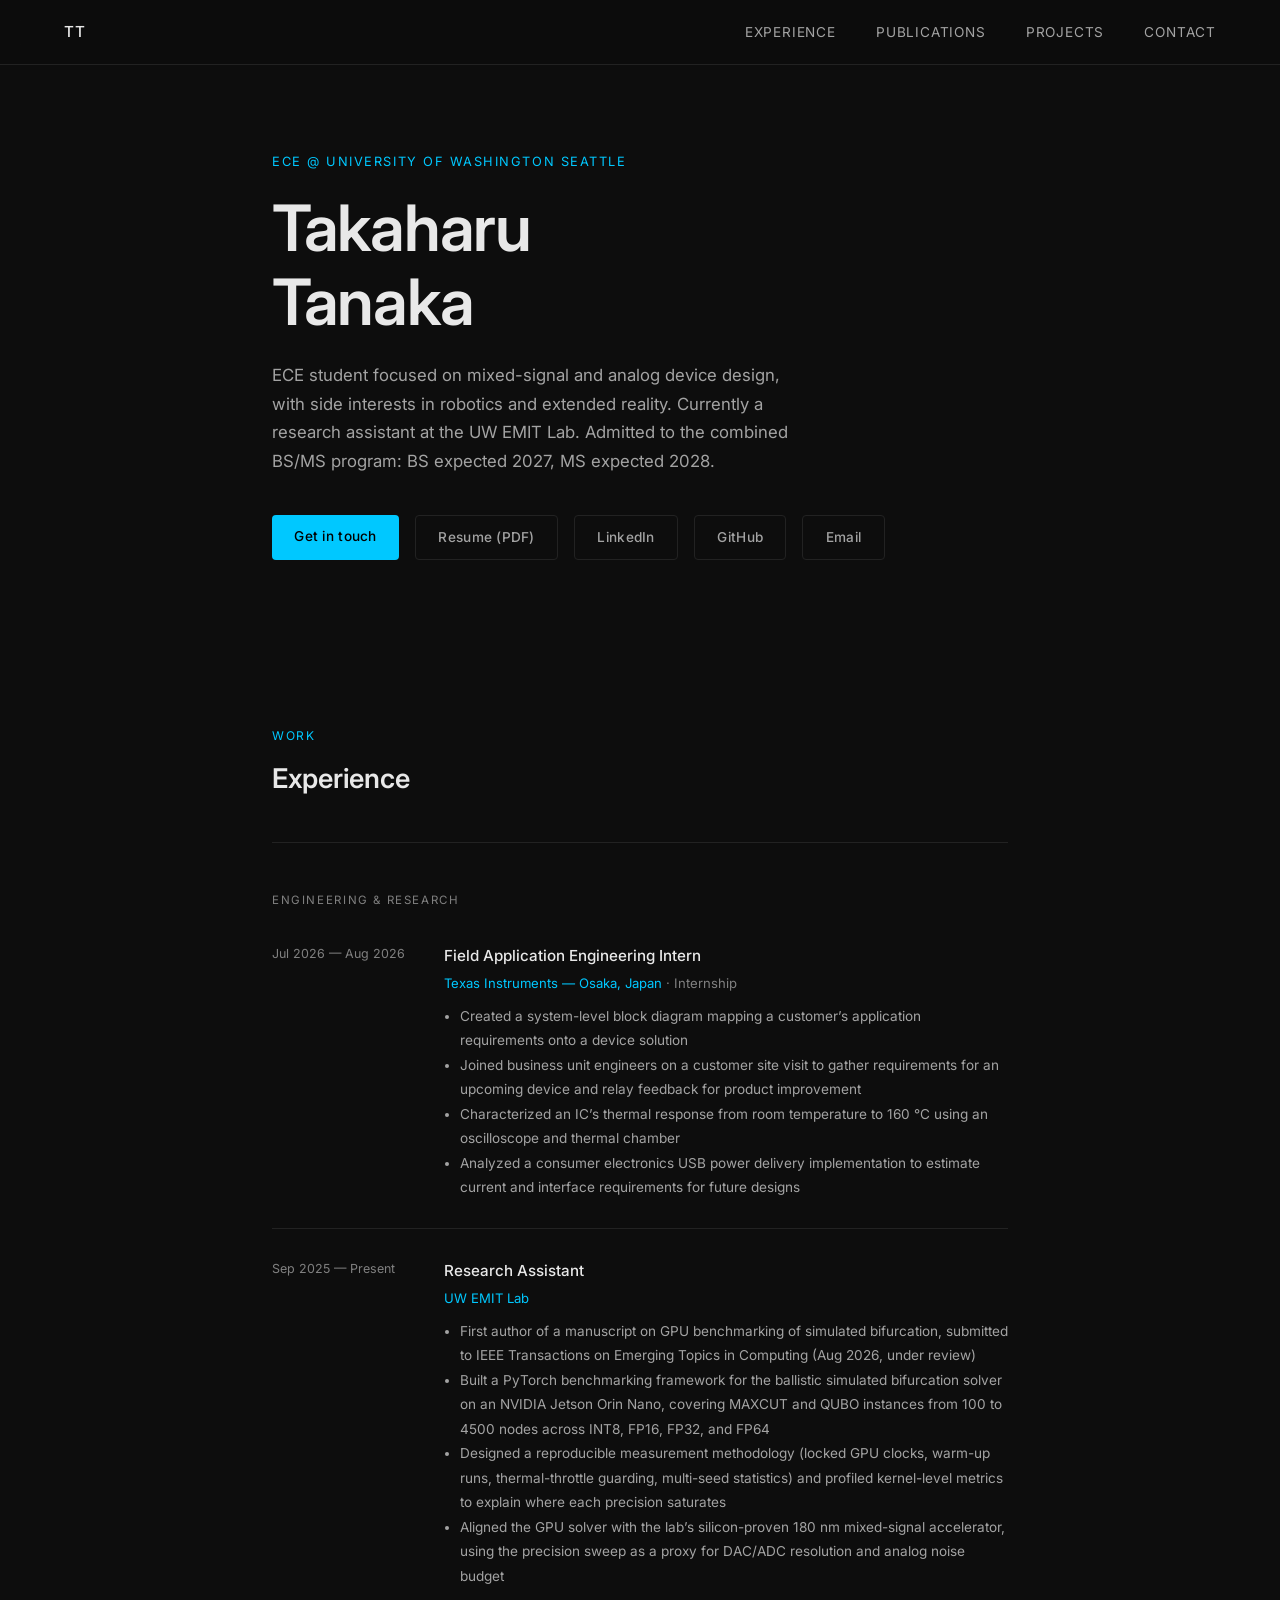
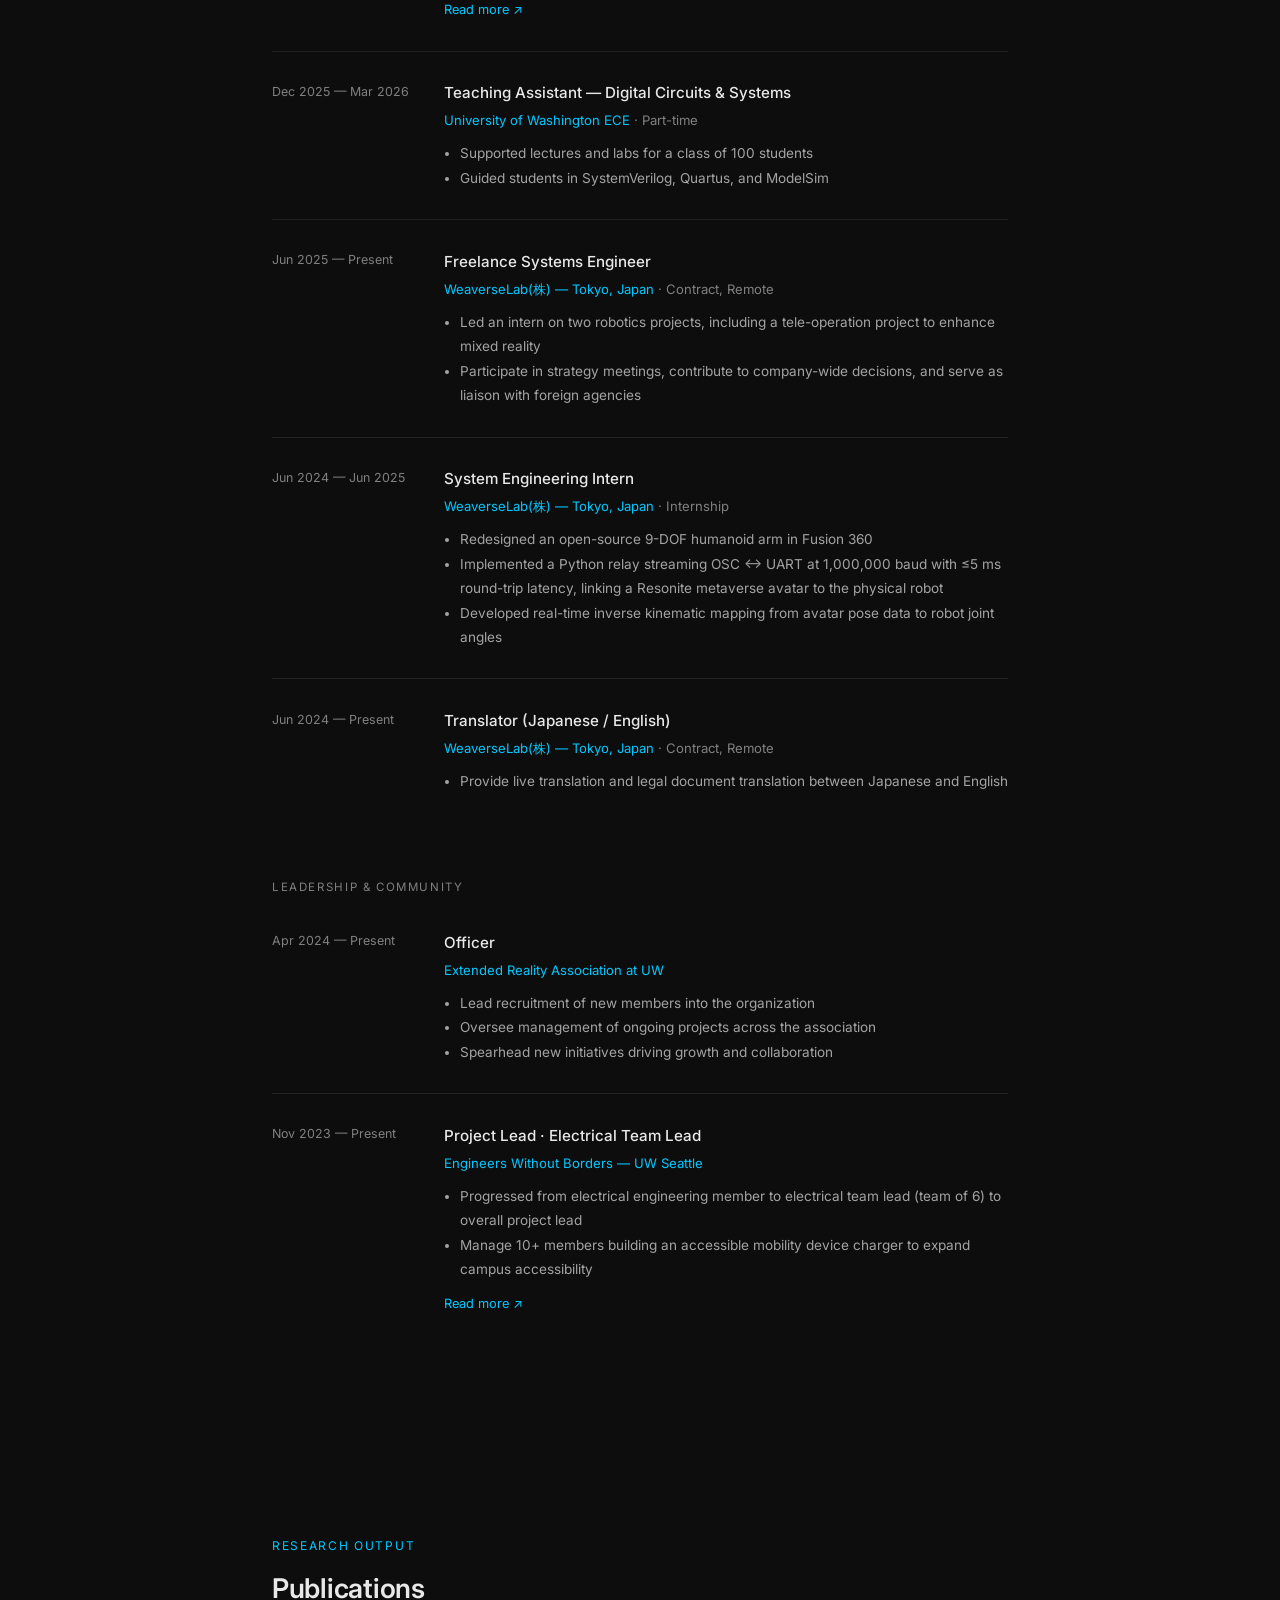
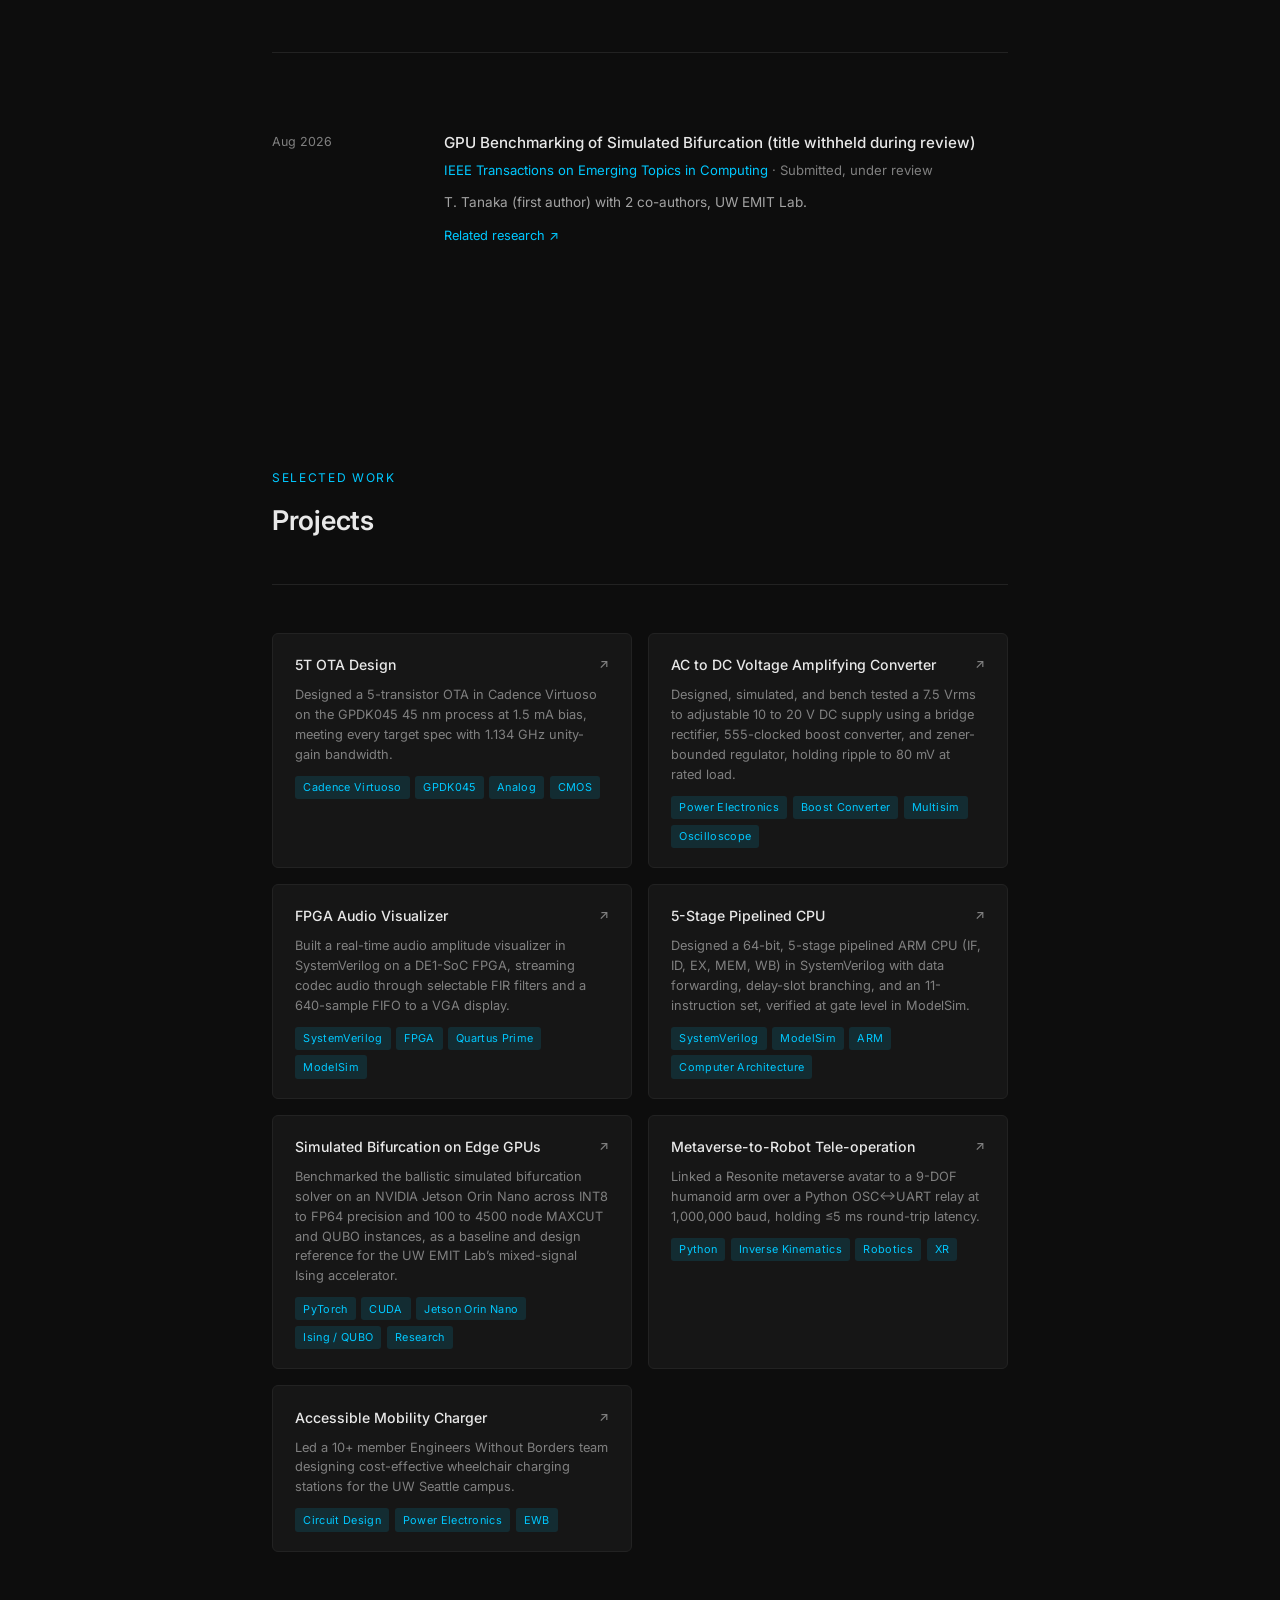
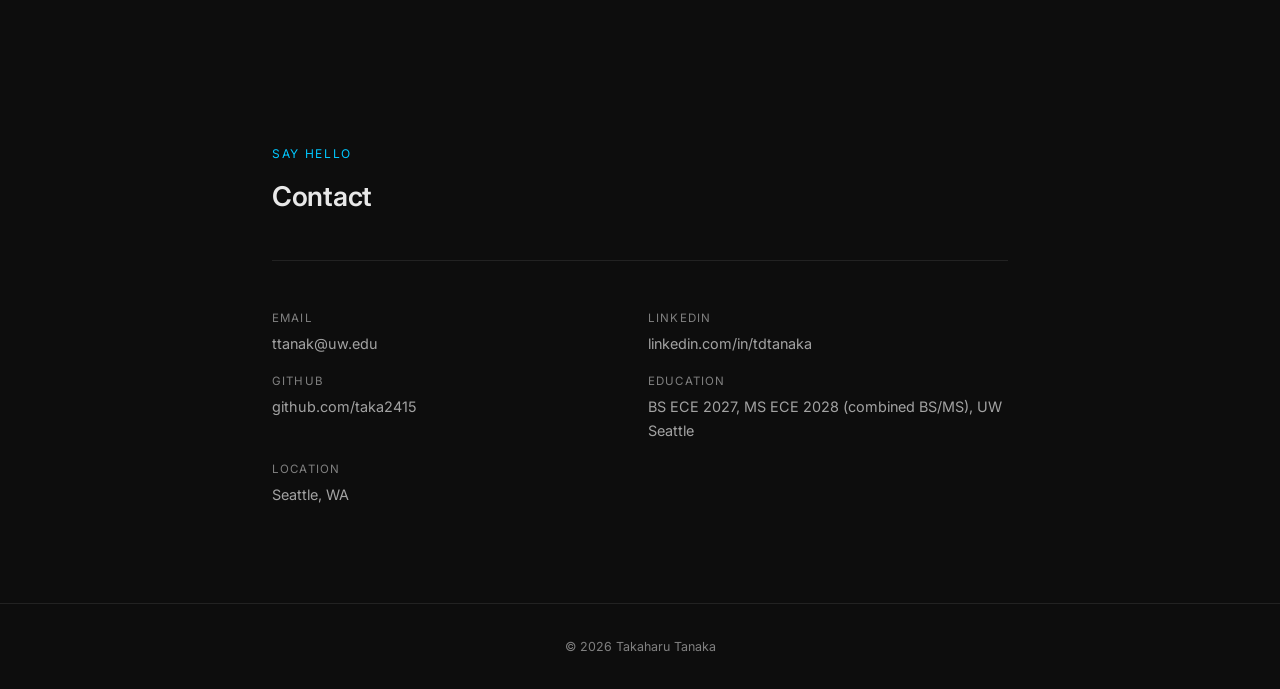
<file: index.html>
<!DOCTYPE html>
<html lang="en">
<head>
  <meta charset="UTF-8" />
  <meta name="viewport" content="width=device-width, initial-scale=1.0" />
  <title>Takaharu Tanaka — ECE @ UW</title>
  <meta name="description" content="ECE student at the University of Washington focused on mixed-signal and analog design. Research assistant at the UW EMIT Lab, former Texas Instruments FAE intern." />
  <meta property="og:type" content="website" />
  <meta property="og:url" content="https://taka2415.github.io/portfolio/" />
  <meta property="og:title" content="Takaharu Tanaka" />
  <meta property="og:description" content="ECE student at the University of Washington focused on mixed-signal and analog design. Research assistant at the UW EMIT Lab, former Texas Instruments FAE intern." />
  <link rel="icon" type="image/svg+xml" href="favicon.svg" />
  <link rel="preconnect" href="https://fonts.googleapis.com" />
  <link rel="preconnect" href="https://fonts.gstatic.com" crossorigin />
  <link href="https://fonts.googleapis.com/css2?family=Inter:wght@400;500;600&display=swap" rel="stylesheet" />
  <link rel="stylesheet" href="style.css?v=20260920c" />
</head>
<body>

  <nav>
    <a class="logo" href="#hero">TT</a>
    <ul>
      <li><a href="#experience">Experience</a></li>
      <li><a href="#publications">Publications</a></li>
      <li><a href="#projects">Projects</a></li>
      <li><a href="#contact">Contact</a></li>
    </ul>
  </nav>

  <!-- HERO -->
  <section id="hero">
    <p class="hero-tag">ECE @ University of Washington Seattle</p>
    <h1>Takaharu<br/>Tanaka</h1>
    <p class="hero-desc">
      ECE student focused on mixed-signal and analog device design, with side interests in robotics and extended reality.
      Currently a research assistant at the UW EMIT Lab. Admitted to the combined BS/MS program: BS expected 2027, MS expected 2028.
    </p>
    <div class="hero-links">
      <a class="btn btn-primary" href="#contact">Get in touch</a>
      <a class="btn btn-ghost" href="Takaharu_Resume.pdf" target="_blank" rel="noopener">Resume (PDF)</a>
      <a class="btn btn-ghost" href="https://www.linkedin.com/in/tdtanaka" target="_blank" rel="noopener">LinkedIn</a>
      <a class="btn btn-ghost" href="https://github.com/taka2415" target="_blank" rel="noopener">GitHub</a>
      <a class="btn btn-ghost" href="mailto:ttanak@uw.edu">Email</a>
    </div>
  </section>

  <!-- EXPERIENCE -->
  <section id="experience">
    <p class="section-label">Work</p>
    <h2>Experience</h2>
    <div class="divider"></div>
    <p class="group-label">Engineering &amp; Research</p>
    <div class="timeline">

      <div class="timeline-item">
        <div class="timeline-date">Jul 2026 — Aug 2026</div>
        <div class="timeline-content">
          <h3>Field Application Engineering Intern</h3>
          <div class="org-line"><span class="org">Texas Instruments — Osaka, Japan</span> <span class="type">· Internship</span></div>
          <ul>
            <li>Created a system-level block diagram mapping a customer&rsquo;s application requirements onto a device solution</li>
            <li>Joined business unit engineers on a customer site visit to gather requirements for an upcoming device and relay feedback for product improvement</li>
            <li>Characterized an IC&rsquo;s thermal response from room temperature to 160 °C using an oscilloscope and thermal chamber</li>
            <li>Analyzed a consumer electronics USB power delivery implementation to estimate current and interface requirements for future designs</li>
          </ul>
        </div>
      </div>

      <div class="timeline-item">
        <div class="timeline-date">Sep 2025 — Present</div>
        <div class="timeline-content">
          <h3>Research Assistant</h3>
          <div class="org-line"><span class="org">UW EMIT Lab</span></div>
          <ul>
            <li>First author of a manuscript on GPU benchmarking of simulated bifurcation, submitted to IEEE Transactions on Emerging Topics in Computing (Aug 2026, under review)</li>
            <li>Built a PyTorch benchmarking framework for the ballistic simulated bifurcation solver on an NVIDIA Jetson Orin Nano, covering MAXCUT and QUBO instances from 100 to 4500 nodes across INT8, FP16, FP32, and FP64</li>
            <li>Designed a reproducible measurement methodology (locked GPU clocks, warm-up runs, thermal-throttle guarding, multi-seed statistics) and profiled kernel-level metrics to explain where each precision saturates</li>
            <li>Aligned the GPU solver with the lab&rsquo;s silicon-proven 180 nm mixed-signal accelerator, using the precision sweep as a proxy for DAC/ADC resolution and analog noise budget</li>
          </ul>
          <a class="read-more" href="projects/bifurcation-machine.html">Read more ↗</a>
        </div>
      </div>

      <div class="timeline-item">
        <div class="timeline-date">Dec 2025 — Mar 2026</div>
        <div class="timeline-content">
          <h3>Teaching Assistant — Digital Circuits &amp; Systems</h3>
          <div class="org-line"><span class="org">University of Washington ECE</span> <span class="type">· Part-time</span></div>
          <ul>
            <li>Supported lectures and labs for a class of 100 students</li>
            <li>Guided students in SystemVerilog, Quartus, and ModelSim</li>
          </ul>
        </div>
      </div>

      <div class="timeline-item">
        <div class="timeline-date">Jun 2025 — Present</div>
        <div class="timeline-content">
          <h3>Freelance Systems Engineer</h3>
          <div class="org-line"><span class="org">WeaverseLab(株) — Tokyo, Japan</span> <span class="type">· Contract, Remote</span></div>
          <ul>
            <li>Led an intern on two robotics projects, including a tele-operation project to enhance mixed reality</li>
            <li>Participate in strategy meetings, contribute to company-wide decisions, and serve as liaison with foreign agencies</li>
          </ul>
        </div>
      </div>

      <div class="timeline-item">
        <div class="timeline-date">Jun 2024 — Jun 2025</div>
        <div class="timeline-content">
          <h3>System Engineering Intern</h3>
          <div class="org-line"><span class="org">WeaverseLab(株) — Tokyo, Japan</span> <span class="type">· Internship</span></div>
          <ul>
            <li>Redesigned an open-source 9-DOF humanoid arm in Fusion 360</li>
            <li>Implemented a Python relay streaming OSC ↔ UART at 1,000,000 baud with ≤5 ms round-trip latency, linking a Resonite metaverse avatar to the physical robot</li>
            <li>Developed real-time inverse kinematic mapping from avatar pose data to robot joint angles</li>
          </ul>
        </div>
      </div>

      <div class="timeline-item">
        <div class="timeline-date">Jun 2024 — Present</div>
        <div class="timeline-content">
          <h3>Translator (Japanese / English)</h3>
          <div class="org-line"><span class="org">WeaverseLab(株) — Tokyo, Japan</span> <span class="type">· Contract, Remote</span></div>
          <ul>
            <li>Provide live translation and legal document translation between Japanese and English</li>
          </ul>
        </div>
      </div>

    </div>

    <p class="group-label">Leadership &amp; Community</p>
    <div class="timeline">

      <div class="timeline-item">
        <div class="timeline-date">Apr 2024 — Present</div>
        <div class="timeline-content">
          <h3>Officer</h3>
          <div class="org-line"><span class="org">Extended Reality Association at UW</span></div>
          <ul>
            <li>Lead recruitment of new members into the organization</li>
            <li>Oversee management of ongoing projects across the association</li>
            <li>Spearhead new initiatives driving growth and collaboration</li>
          </ul>
        </div>
      </div>

      <div class="timeline-item">
        <div class="timeline-date">Nov 2023 — Present</div>
        <div class="timeline-content">
          <h3>Project Lead · Electrical Team Lead</h3>
          <div class="org-line"><span class="org">Engineers Without Borders — UW Seattle</span></div>
          <ul>
            <li>Progressed from electrical engineering member to electrical team lead (team of 6) to overall project lead</li>
            <li>Manage 10+ members building an accessible mobility device charger to expand campus accessibility</li>
          </ul>
          <a class="read-more" href="projects/mobility-charger.html">Read more ↗</a>
        </div>
      </div>

    </div>
  </section>

  <!-- PUBLICATIONS -->
  <section id="publications">
    <p class="section-label">Research Output</p>
    <h2>Publications</h2>
    <div class="divider"></div>
    <div class="timeline">

      <div class="timeline-item">
        <div class="timeline-date">Aug 2026</div>
        <div class="timeline-content">
          <h3>GPU Benchmarking of Simulated Bifurcation (title withheld during review)</h3>
          <div class="org-line"><span class="org">IEEE Transactions on Emerging Topics in Computing</span> <span class="type">· Submitted, under review</span></div>
          <p>T. Tanaka (first author) with 2 co-authors, UW EMIT Lab.</p>
          <a class="read-more" href="projects/bifurcation-machine.html">Related research ↗</a>
        </div>
      </div>

    </div>
  </section>

  <!-- PROJECTS -->
  <section id="projects">
    <p class="section-label">Selected Work</p>
    <h2>Projects</h2>
    <div class="divider"></div>

    <div class="projects-grid">

      <a class="card" href="projects/5t-ota.html">
        <h3>5T OTA Design <span class="arrow">↗</span></h3>
        <p>Designed a 5-transistor OTA in Cadence Virtuoso on the GPDK045 45 nm process at 1.5 mA bias, meeting every target spec with 1.134 GHz unity-gain bandwidth.</p>
        <div class="tag-row">
          <span class="tag">Cadence Virtuoso</span>
          <span class="tag">GPDK045</span>
          <span class="tag">Analog</span>
          <span class="tag">CMOS</span>
        </div>
      </a>

      <a class="card" href="projects/ac-dc-converter.html">
        <h3>AC to DC Voltage Amplifying Converter <span class="arrow">↗</span></h3>
        <p>Designed, simulated, and bench tested a 7.5 Vrms to adjustable 10 to 20 V DC supply using a bridge rectifier, 555-clocked boost converter, and zener-bounded regulator, holding ripple to 80 mV at rated load.</p>
        <div class="tag-row">
          <span class="tag">Power Electronics</span>
          <span class="tag">Boost Converter</span>
          <span class="tag">Multisim</span>
          <span class="tag">Oscilloscope</span>
        </div>
      </a>

      <a class="card" href="projects/audio-visualizer.html">
        <h3>FPGA Audio Visualizer <span class="arrow">↗</span></h3>
        <p>Built a real-time audio amplitude visualizer in SystemVerilog on a DE1-SoC FPGA, streaming codec audio through selectable FIR filters and a 640-sample FIFO to a VGA display.</p>
        <div class="tag-row">
          <span class="tag">SystemVerilog</span>
          <span class="tag">FPGA</span>
          <span class="tag">Quartus Prime</span>
          <span class="tag">ModelSim</span>
        </div>
      </a>

      <a class="card" href="projects/pipelined-cpu.html">
        <h3>5-Stage Pipelined CPU <span class="arrow">↗</span></h3>
        <p>Designed a 64-bit, 5-stage pipelined ARM CPU (IF, ID, EX, MEM, WB) in SystemVerilog with data forwarding, delay-slot branching, and an 11-instruction set, verified at gate level in ModelSim.</p>
        <div class="tag-row">
          <span class="tag">SystemVerilog</span>
          <span class="tag">ModelSim</span>
          <span class="tag">ARM</span>
          <span class="tag">Computer Architecture</span>
        </div>
      </a>

      <a class="card" href="projects/bifurcation-machine.html">
        <h3>Simulated Bifurcation on Edge GPUs <span class="arrow">↗</span></h3>
        <p>Benchmarked the ballistic simulated bifurcation solver on an NVIDIA Jetson Orin Nano across INT8 to FP64 precision and 100 to 4500 node MAXCUT and QUBO instances, as a baseline and design reference for the UW EMIT Lab&rsquo;s mixed-signal Ising accelerator.</p>
        <div class="tag-row">
          <span class="tag">PyTorch</span>
          <span class="tag">CUDA</span>
          <span class="tag">Jetson Orin Nano</span>
          <span class="tag">Ising / QUBO</span>
          <span class="tag">Research</span>
        </div>
      </a>

      <a class="card" href="projects/tele-operation.html">
        <h3>Metaverse-to-Robot Tele-operation <span class="arrow">↗</span></h3>
        <p>Linked a Resonite metaverse avatar to a 9-DOF humanoid arm over a Python OSC↔UART relay at 1,000,000 baud, holding ≤5 ms round-trip latency.</p>
        <div class="tag-row">
          <span class="tag">Python</span>
          <span class="tag">Inverse Kinematics</span>
          <span class="tag">Robotics</span>
          <span class="tag">XR</span>
        </div>
      </a>

      <a class="card" href="projects/mobility-charger.html">
        <h3>Accessible Mobility Charger <span class="arrow">↗</span></h3>
        <p>Led a 10+ member Engineers Without Borders team designing cost-effective wheelchair charging stations for the UW Seattle campus.</p>
        <div class="tag-row">
          <span class="tag">Circuit Design</span>
          <span class="tag">Power Electronics</span>
          <span class="tag">EWB</span>
        </div>
      </a>

    </div>
  </section>


  <!-- CONTACT -->
  <section id="contact">
    <p class="section-label">Say hello</p>
    <h2>Contact</h2>
    <div class="divider"></div>
    <div class="contact-grid">
      <div class="contact-item">
        <span class="label">Email</span>
        <a href="mailto:ttanak@uw.edu">ttanak@uw.edu</a>
      </div>
      <div class="contact-item">
        <span class="label">LinkedIn</span>
        <a href="https://www.linkedin.com/in/tdtanaka" target="_blank" rel="noopener">linkedin.com/in/tdtanaka</a>
      </div>
      <div class="contact-item">
        <span class="label">GitHub</span>
        <a href="https://github.com/taka2415" target="_blank" rel="noopener">github.com/taka2415</a>
      </div>
      <div class="contact-item">
        <span class="label">Education</span>
        <span class="value">BS ECE 2027, MS ECE 2028 (combined BS/MS), UW Seattle</span>
      </div>
      <div class="contact-item">
        <span class="label">Location</span>
        <span class="value">Seattle, WA</span>
      </div>
    </div>
  </section>

  <footer>
    &copy; 2026 Takaharu Tanaka
  </footer>

</body>
</html>
</file>
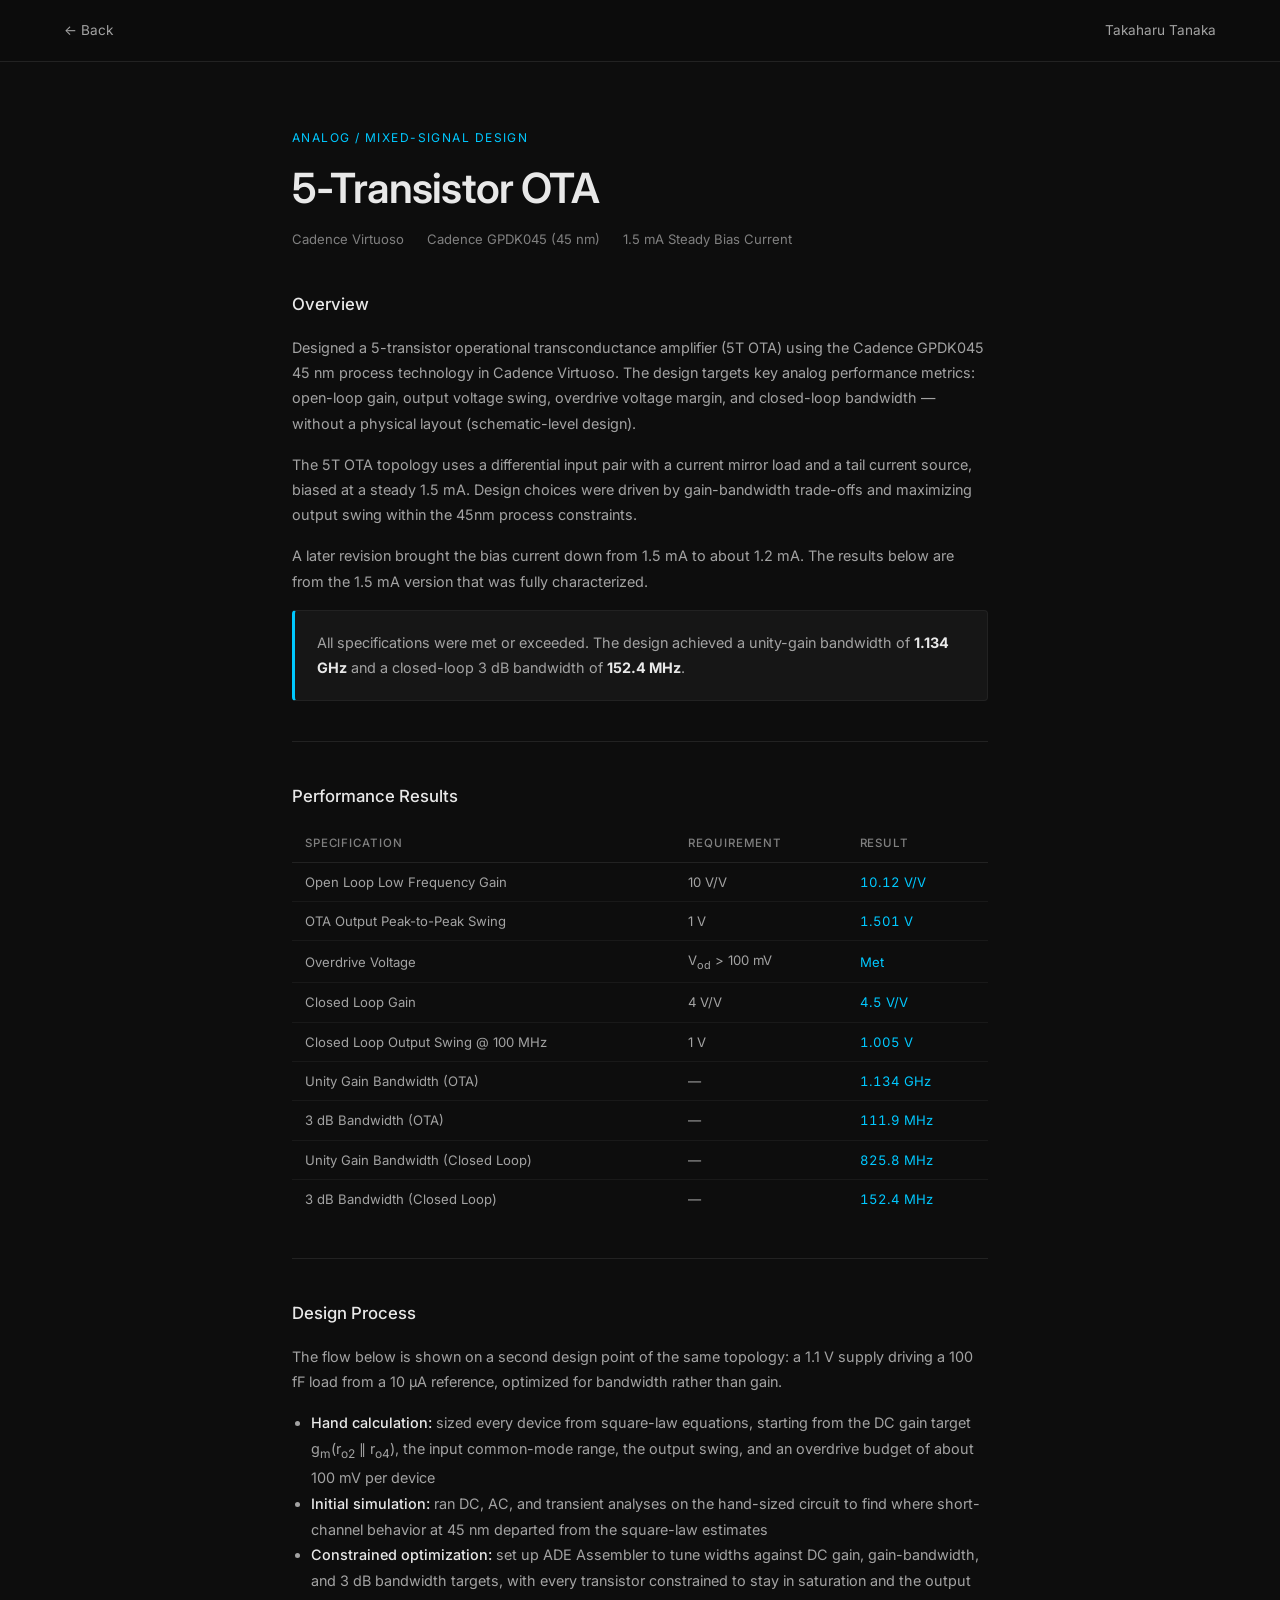
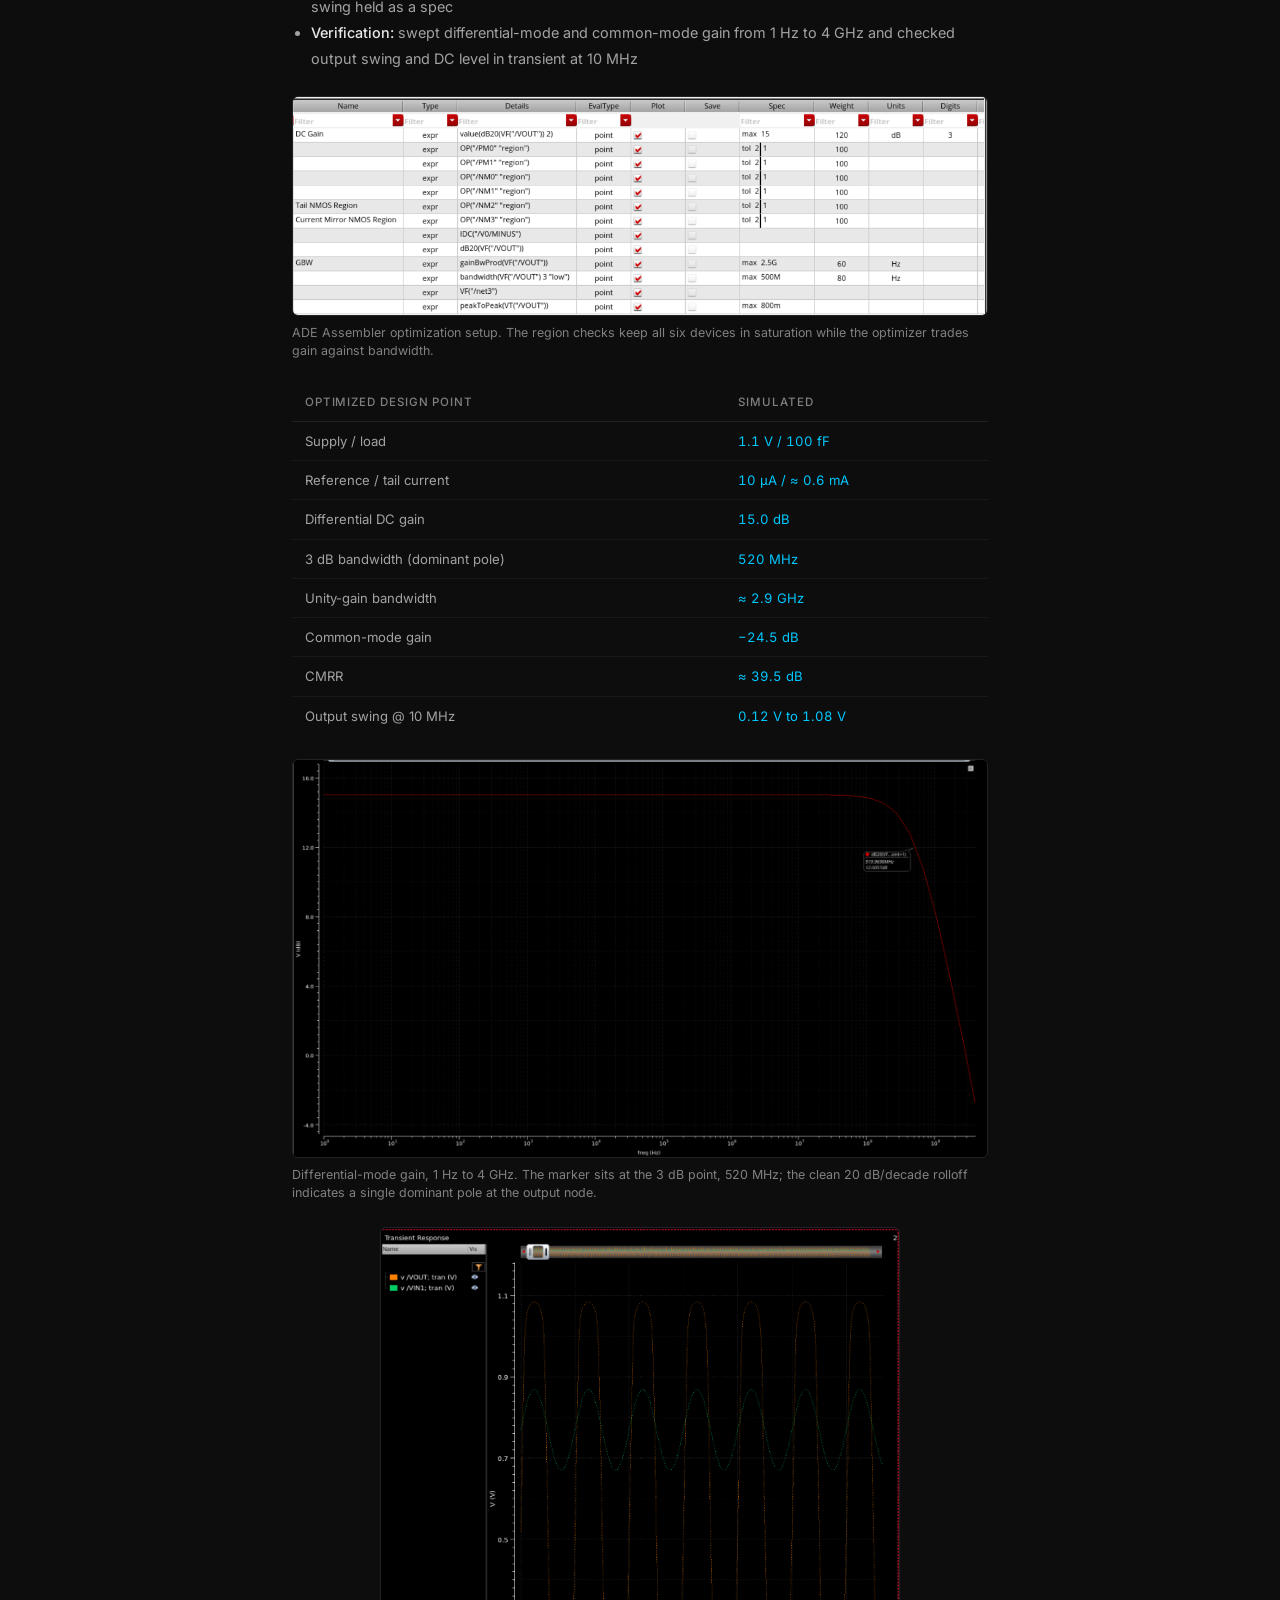
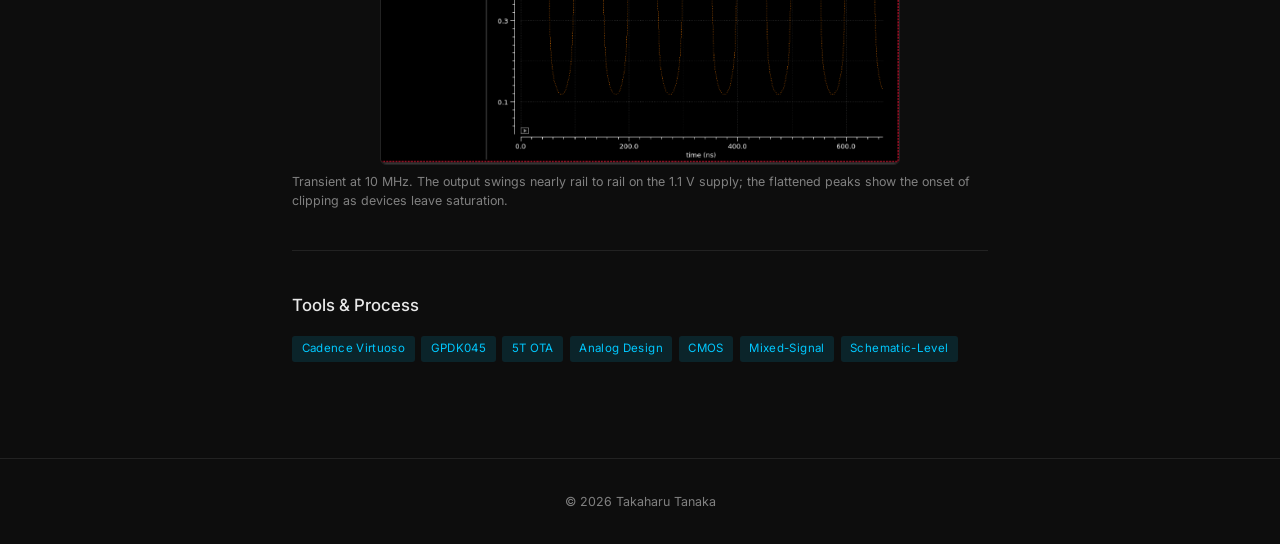
<file: projects/5t-ota.html>
<!DOCTYPE html>
<html lang="en">
<head>
  <meta charset="UTF-8" />
  <meta name="viewport" content="width=device-width, initial-scale=1.0" />
  <title>5T OTA Design — Takaharu Tanaka</title>
  <meta name="description" content="5-transistor OTA designed in Cadence Virtuoso on the GPDK045 45 nm process, meeting all target specs with 1.134 GHz unity-gain bandwidth." />
  <meta name="project:dates" content="May 2026 – Jun 2026" />
  <meta property="og:type" content="website" />
  <meta property="og:url" content="https://taka2415.github.io/portfolio/projects/5t-ota.html" />
  <meta property="og:title" content="5T OTA Design | Takaharu Tanaka" />
  <meta property="og:description" content="5-transistor OTA designed in Cadence Virtuoso on the GPDK045 45 nm process, meeting all target specs with 1.134 GHz unity-gain bandwidth." />
  <link rel="icon" type="image/svg+xml" href="../favicon.svg" />
  <link rel="preconnect" href="https://fonts.googleapis.com" />
  <link rel="preconnect" href="https://fonts.gstatic.com" crossorigin />
  <link href="https://fonts.googleapis.com/css2?family=Inter:wght@400;500;600&display=swap" rel="stylesheet" />
  <link rel="stylesheet" href="../style.css?v=20260920c" />
</head>
<body class="project">

<nav>
  <a class="back" href="../index.html">← Back</a>
  <a href="../index.html">Takaharu Tanaka</a>
</nav>

<main>
  <p class="project-tag">Analog / Mixed-Signal Design</p>
  <h1>5-Transistor OTA</h1>
  <div class="meta">
    <span>Cadence Virtuoso</span>
    <span>Cadence GPDK045 (45 nm)</span>
    <span>1.5 mA Steady Bias Current</span>
  </div>

  <h2>Overview</h2>
  <p>
    Designed a 5-transistor operational transconductance amplifier (5T OTA) using the Cadence GPDK045 45 nm process technology
    in Cadence Virtuoso. The design targets key analog performance metrics: open-loop gain, output voltage swing,
    overdrive voltage margin, and closed-loop bandwidth — without a physical layout (schematic-level design).
  </p>
  <p>
    The 5T OTA topology uses a differential input pair with a current mirror load and a tail current source,
    biased at a steady 1.5 mA. Design choices were driven by gain-bandwidth trade-offs and maximizing output swing
    within the 45nm process constraints.
  </p>
  <p>
    A later revision brought the bias current down from 1.5 mA to about 1.2 mA. The results below are from the
    1.5 mA version that was fully characterized.
  </p>

  <div class="highlight-box">
    <p>All specifications were met or exceeded. The design achieved a unity-gain bandwidth of <strong>1.134 GHz</strong> and a closed-loop 3 dB bandwidth of <strong>152.4 MHz</strong>.</p>
  </div>

  <div class="divider"></div>

  <h2>Performance Results</h2>
  <div class="table-wrap">
  <table class="specs-table">
    <thead>
      <tr>
        <th>Specification</th>
        <th>Requirement</th>
        <th>Result</th>
      </tr>
    </thead>
    <tbody>
      <tr><td>Open Loop Low Frequency Gain</td><td>10 V/V</td><td>10.12 V/V</td></tr>
      <tr><td>OTA Output Peak-to-Peak Swing</td><td>1 V</td><td>1.501 V</td></tr>
      <tr><td>Overdrive Voltage</td><td>V<sub>od</sub> &gt; 100 mV</td><td>Met</td></tr>
      <tr><td>Closed Loop Gain</td><td>4 V/V</td><td>4.5 V/V</td></tr>
      <tr><td>Closed Loop Output Swing @ 100 MHz</td><td>1 V</td><td>1.005 V</td></tr>
      <tr><td>Unity Gain Bandwidth (OTA)</td><td>—</td><td>1.134 GHz</td></tr>
      <tr><td>3 dB Bandwidth (OTA)</td><td>—</td><td>111.9 MHz</td></tr>
      <tr><td>Unity Gain Bandwidth (Closed Loop)</td><td>—</td><td>825.8 MHz</td></tr>
      <tr><td>3 dB Bandwidth (Closed Loop)</td><td>—</td><td>152.4 MHz</td></tr>
    </tbody>
  </table>
  </div>

  <div class="divider"></div>

  <h2>Design Process</h2>
  <p>
    The flow below is shown on a second design point of the same topology: a 1.1 V supply driving a 100 fF load
    from a 10 µA reference, optimized for bandwidth rather than gain.
  </p>
  <ul>
    <li><strong>Hand calculation:</strong> sized every device from square-law equations, starting from the DC gain target g<sub>m</sub>(r<sub>o2</sub> ∥ r<sub>o4</sub>), the input common-mode range, the output swing, and an overdrive budget of about 100 mV per device</li>
    <li><strong>Initial simulation:</strong> ran DC, AC, and transient analyses on the hand-sized circuit to find where short-channel behavior at 45 nm departed from the square-law estimates</li>
    <li><strong>Constrained optimization:</strong> set up ADE Assembler to tune widths against DC gain, gain-bandwidth, and 3 dB bandwidth targets, with every transistor constrained to stay in saturation and the output swing held as a spec</li>
    <li><strong>Verification:</strong> swept differential-mode and common-mode gain from 1 Hz to 4 GHz and checked output swing and DC level in transient at 10 MHz</li>
  </ul>

  <figure>
    <img src="../images/5t-ota/optimizer-setup.png" alt="ADE Assembler outputs table: DC gain, operating region of all six transistors, gain-bandwidth product, 3 dB bandwidth, and peak-to-peak output swing, each with a spec and weight" loading="lazy" />
    <figcaption>ADE Assembler optimization setup. The region checks keep all six devices in saturation while the optimizer trades gain against bandwidth.</figcaption>
  </figure>

  <div class="table-wrap">
  <table class="specs-table">
    <thead>
      <tr><th>Optimized design point</th><th>Simulated</th></tr>
    </thead>
    <tbody>
      <tr><td>Supply / load</td><td>1.1 V / 100 fF</td></tr>
      <tr><td>Reference / tail current</td><td>10 µA / ≈ 0.6 mA</td></tr>
      <tr><td>Differential DC gain</td><td>15.0 dB</td></tr>
      <tr><td>3 dB bandwidth (dominant pole)</td><td>520 MHz</td></tr>
      <tr><td>Unity-gain bandwidth</td><td>≈ 2.9 GHz</td></tr>
      <tr><td>Common-mode gain</td><td>−24.5 dB</td></tr>
      <tr><td>CMRR</td><td>≈ 39.5 dB</td></tr>
      <tr><td>Output swing @ 10 MHz</td><td>0.12 V to 1.08 V</td></tr>
    </tbody>
  </table>
  </div>

  <figure>
    <img src="../images/5t-ota/dm-gain.png" alt="Differential-mode gain versus frequency from 1 Hz to 4 GHz: flat at 15 dB, 3 dB point marked at 520 MHz, single-pole rolloff crossing 0 dB near 2.9 GHz" loading="lazy" />
    <figcaption>Differential-mode gain, 1 Hz to 4 GHz. The marker sits at the 3 dB point, 520 MHz; the clean 20 dB/decade rolloff indicates a single dominant pole at the output node.</figcaption>
  </figure>

  <figure>
    <img class="narrow" src="../images/5t-ota/transient.png" alt="Transient simulation at 10 MHz: output swinging from about 0.12 V to 1.08 V on a 1.1 V supply, with the input sinusoid overlaid" loading="lazy" />
    <figcaption>Transient at 10 MHz. The output swings nearly rail to rail on the 1.1 V supply; the flattened peaks show the onset of clipping as devices leave saturation.</figcaption>
  </figure>

  <div class="divider"></div>

  <h2>Tools & Process</h2>
  <div class="tag-row">
    <span class="tag">Cadence Virtuoso</span>
    <span class="tag">GPDK045</span>
    <span class="tag">5T OTA</span>
    <span class="tag">Analog Design</span>
    <span class="tag">CMOS</span>
    <span class="tag">Mixed-Signal</span>
    <span class="tag">Schematic-Level</span>
  </div>
</main>

<footer>&copy; 2026 Takaharu Tanaka</footer>
</body>
</html>
</file>
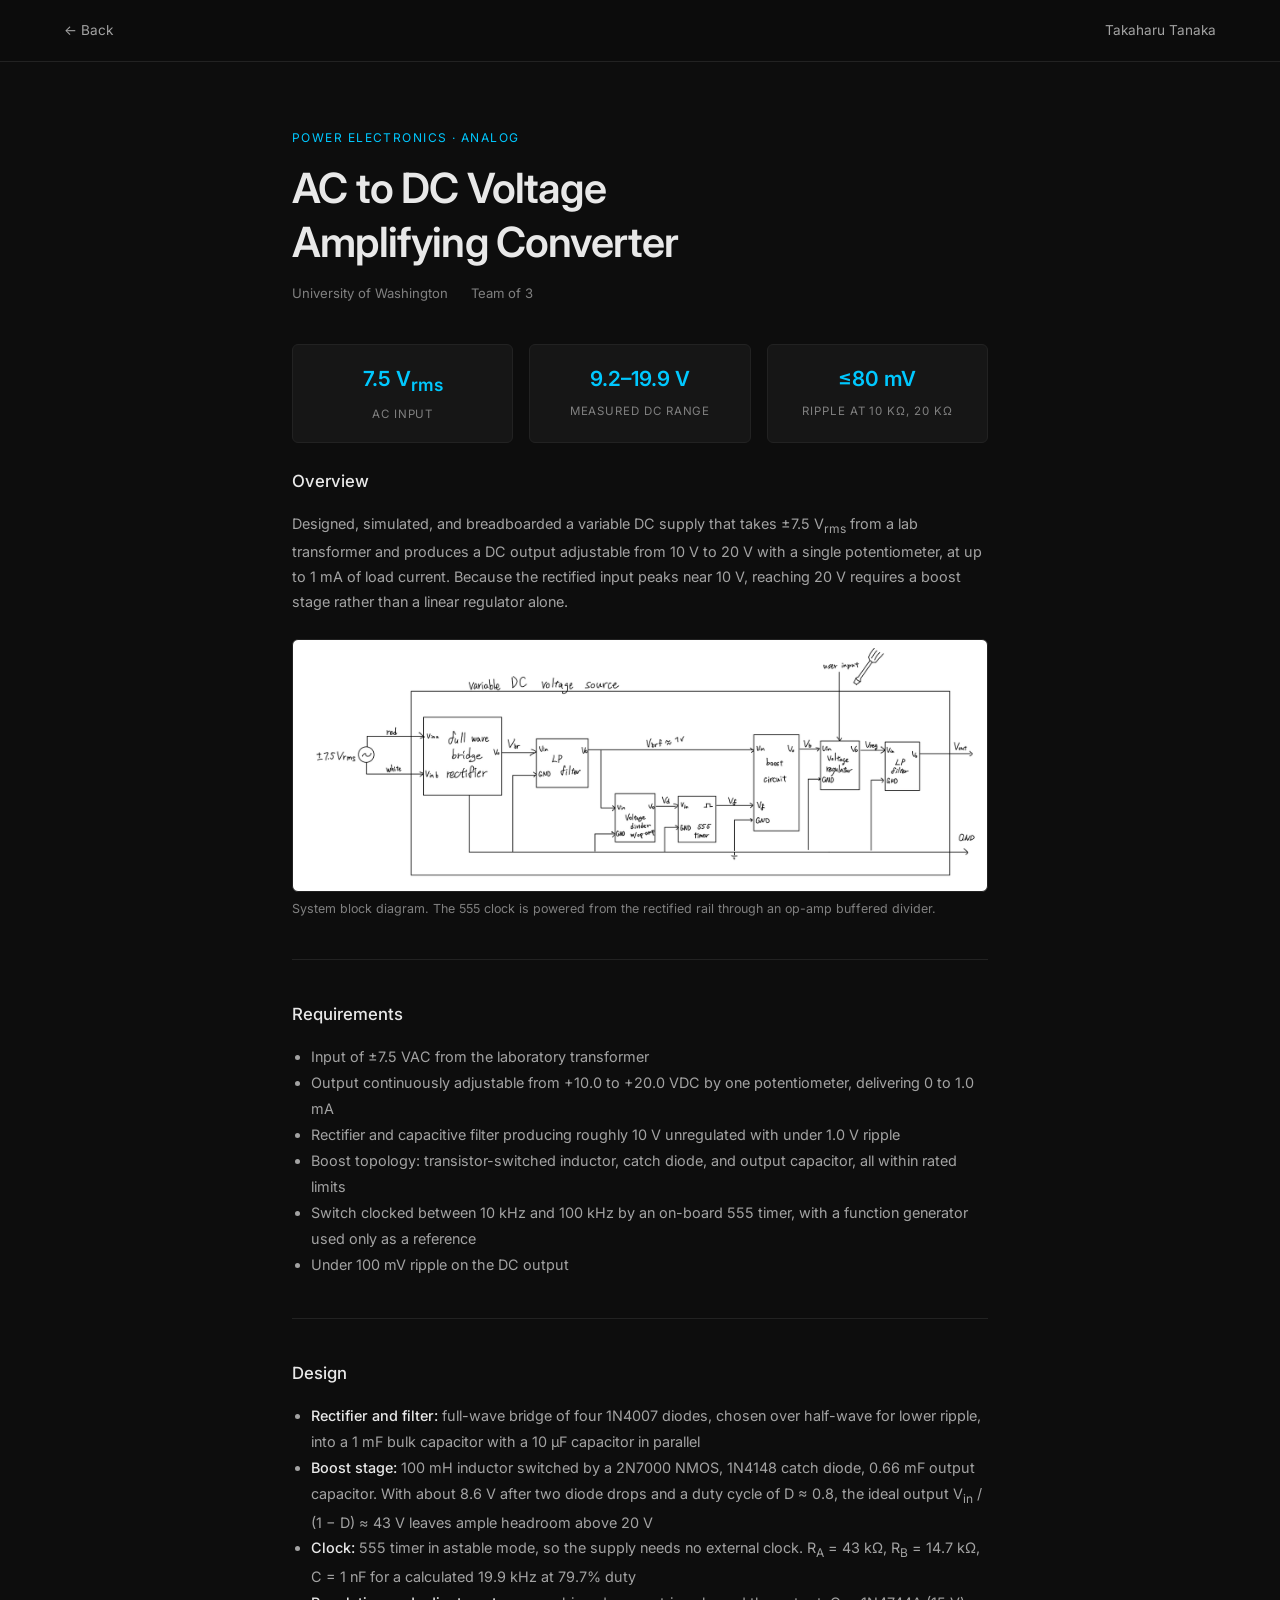
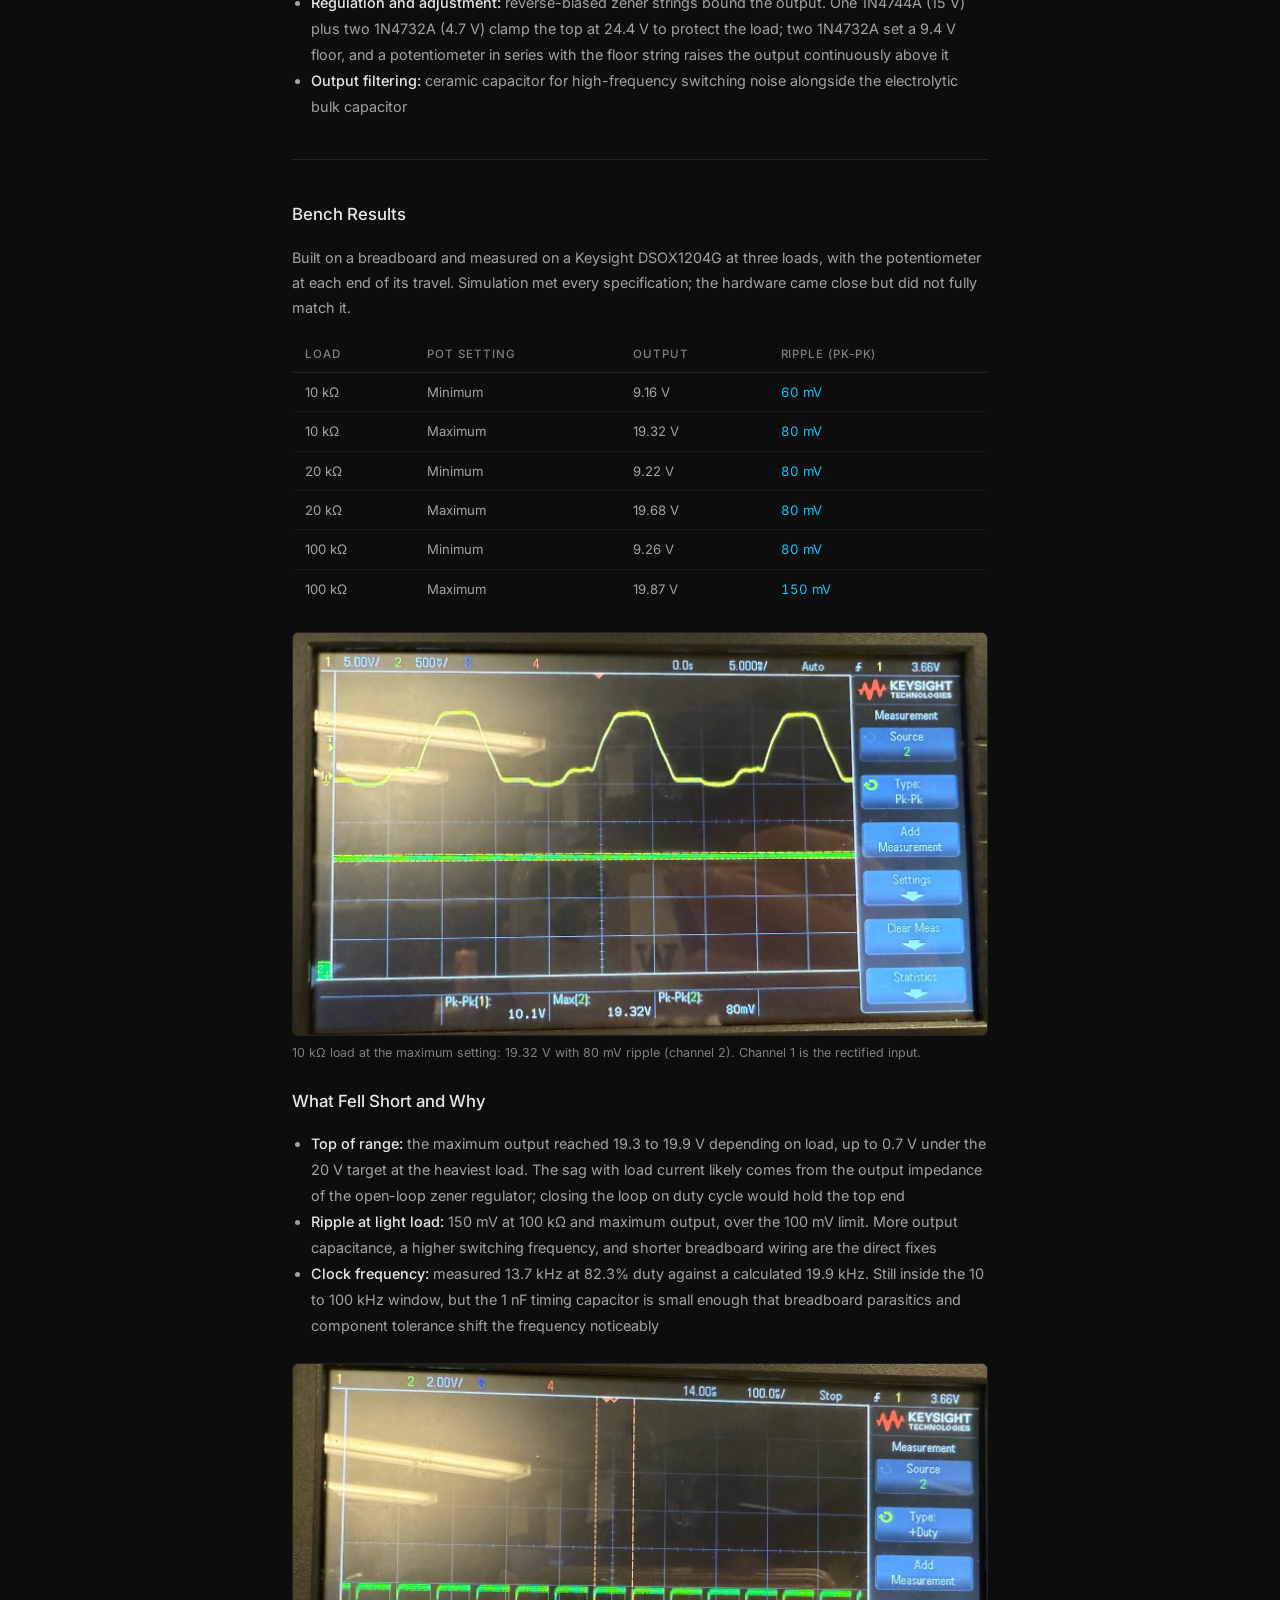
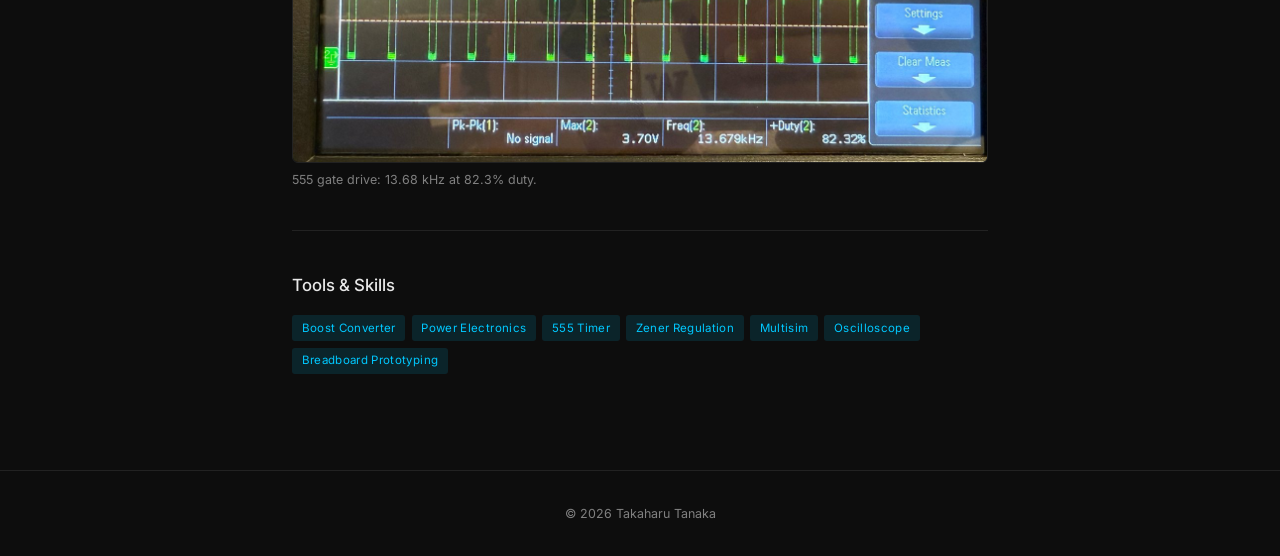
<file: projects/ac-dc-converter.html>
<!DOCTYPE html>
<html lang="en">
<head>
  <meta charset="UTF-8" />
  <meta name="viewport" content="width=device-width, initial-scale=1.0" />
  <title>AC to DC Boost Converter — Takaharu Tanaka</title>
  <meta name="description" content="Adjustable 10 to 20 V DC supply built from a 7.5 Vrms source using a bridge rectifier, 555-clocked boost converter, and zener-bounded regulator. Simulated and bench tested." />
  <meta name="project:dates" content="Feb 2026 – Mar 2026" />
  <meta property="og:type" content="website" />
  <meta property="og:url" content="https://taka2415.github.io/portfolio/projects/ac-dc-converter.html" />
  <meta property="og:title" content="AC to DC Voltage Amplifying Converter | Takaharu Tanaka" />
  <meta property="og:description" content="Adjustable 10 to 20 V DC supply built from a 7.5 Vrms source using a bridge rectifier, 555-clocked boost converter, and zener-bounded regulator. Simulated and bench tested." />
  <link rel="icon" type="image/svg+xml" href="../favicon.svg" />
  <link rel="preconnect" href="https://fonts.googleapis.com" />
  <link rel="preconnect" href="https://fonts.gstatic.com" crossorigin />
  <link href="https://fonts.googleapis.com/css2?family=Inter:wght@400;500;600&display=swap" rel="stylesheet" />
  <link rel="stylesheet" href="../style.css?v=20260920c" />
</head>
<body class="project">
<nav>
  <a href="../index.html">← Back</a>
  <a href="../index.html">Takaharu Tanaka</a>
</nav>
<main>
  <p class="project-tag">Power Electronics · Analog</p>
  <h1>AC to DC Voltage<br/>Amplifying Converter</h1>
  <div class="meta">
    <span>University of Washington</span>
    <span>Team of 3</span>
  </div>

  <div class="stat-row">
    <div class="stat"><span class="value">7.5 V<sub>rms</sub></span><span class="label">AC input</span></div>
    <div class="stat"><span class="value">9.2–19.9 V</span><span class="label">Measured DC range</span></div>
    <div class="stat"><span class="value">≤80 mV</span><span class="label">Ripple at 10 kΩ, 20 kΩ</span></div>
  </div>

  <h2>Overview</h2>
  <p>
    Designed, simulated, and breadboarded a variable DC supply that takes ±7.5 V<sub>rms</sub> from a lab
    transformer and produces a DC output adjustable from 10 V to 20 V with a single potentiometer, at up to
    1 mA of load current. Because the rectified input peaks near 10 V, reaching 20 V requires a boost stage
    rather than a linear regulator alone.
  </p>

  <figure>
    <img class="on-white" src="../images/ac-dc-converter/block-diagram.png" alt="Hand-drawn block diagram: bridge rectifier, low-pass filter, op-amp buffered divider feeding a 555 timer, boost circuit, voltage regulator, output filter" loading="lazy" />
    <figcaption>System block diagram. The 555 clock is powered from the rectified rail through an op-amp buffered divider.</figcaption>
  </figure>

  <div class="divider"></div>

  <h2>Requirements</h2>
  <ul>
    <li>Input of ±7.5 VAC from the laboratory transformer</li>
    <li>Output continuously adjustable from +10.0 to +20.0 VDC by one potentiometer, delivering 0 to 1.0 mA</li>
    <li>Rectifier and capacitive filter producing roughly 10 V unregulated with under 1.0 V ripple</li>
    <li>Boost topology: transistor-switched inductor, catch diode, and output capacitor, all within rated limits</li>
    <li>Switch clocked between 10 kHz and 100 kHz by an on-board 555 timer, with a function generator used only as a reference</li>
    <li>Under 100 mV ripple on the DC output</li>
  </ul>

  <div class="divider"></div>

  <h2>Design</h2>
  <ul>
    <li><strong>Rectifier and filter:</strong> full-wave bridge of four 1N4007 diodes, chosen over half-wave for lower ripple, into a 1 mF bulk capacitor with a 10 µF capacitor in parallel</li>
    <li><strong>Boost stage:</strong> 100 mH inductor switched by a 2N7000 NMOS, 1N4148 catch diode, 0.66 mF output capacitor. With about 8.6 V after two diode drops and a duty cycle of D ≈ 0.8, the ideal output V<sub>in</sub> / (1 − D) ≈ 43 V leaves ample headroom above 20 V</li>
    <li><strong>Clock:</strong> 555 timer in astable mode, so the supply needs no external clock. R<sub>A</sub> = 43 kΩ, R<sub>B</sub> = 14.7 kΩ, C = 1 nF for a calculated 19.9 kHz at 79.7% duty</li>
    <li><strong>Regulation and adjustment:</strong> reverse-biased zener strings bound the output. One 1N4744A (15 V) plus two 1N4732A (4.7 V) clamp the top at 24.4 V to protect the load; two 1N4732A set a 9.4 V floor, and a potentiometer in series with the floor string raises the output continuously above it</li>
    <li><strong>Output filtering:</strong> ceramic capacitor for high-frequency switching noise alongside the electrolytic bulk capacitor</li>
  </ul>

  <div class="divider"></div>

  <h2>Bench Results</h2>
  <p>
    Built on a breadboard and measured on a Keysight DSOX1204G at three loads, with the potentiometer at each
    end of its travel. Simulation met every specification; the hardware came close but did not fully match it.
  </p>
  <div class="table-wrap">
  <table class="specs-table">
    <thead>
      <tr><th>Load</th><th>Pot setting</th><th>Output</th><th>Ripple (pk-pk)</th></tr>
    </thead>
    <tbody>
      <tr><td>10 kΩ</td><td>Minimum</td><td>9.16 V</td><td>60 mV</td></tr>
      <tr><td>10 kΩ</td><td>Maximum</td><td>19.32 V</td><td>80 mV</td></tr>
      <tr><td>20 kΩ</td><td>Minimum</td><td>9.22 V</td><td>80 mV</td></tr>
      <tr><td>20 kΩ</td><td>Maximum</td><td>19.68 V</td><td>80 mV</td></tr>
      <tr><td>100 kΩ</td><td>Minimum</td><td>9.26 V</td><td>80 mV</td></tr>
      <tr><td>100 kΩ</td><td>Maximum</td><td>19.87 V</td><td>150 mV</td></tr>
    </tbody>
  </table>
  </div>

  <figure>
    <img src="../images/ac-dc-converter/scope-20v-10k.jpg" alt="Oscilloscope capture at 10 kΩ load, maximum setting: 19.32 V output with 80 mV peak-to-peak ripple, rectifier waveform on channel 1" loading="lazy" />
    <figcaption>10 kΩ load at the maximum setting: 19.32 V with 80 mV ripple (channel 2). Channel 1 is the rectified input.</figcaption>
  </figure>

  <h2>What Fell Short and Why</h2>
  <ul>
    <li><strong>Top of range:</strong> the maximum output reached 19.3 to 19.9 V depending on load, up to 0.7 V under the 20 V target at the heaviest load. The sag with load current likely comes from the output impedance of the open-loop zener regulator; closing the loop on duty cycle would hold the top end</li>
    <li><strong>Ripple at light load:</strong> 150 mV at 100 kΩ and maximum output, over the 100 mV limit. More output capacitance, a higher switching frequency, and shorter breadboard wiring are the direct fixes</li>
    <li><strong>Clock frequency:</strong> measured 13.7 kHz at 82.3% duty against a calculated 19.9 kHz. Still inside the 10 to 100 kHz window, but the 1 nF timing capacitor is small enough that breadboard parasitics and component tolerance shift the frequency noticeably</li>
  </ul>

  <figure>
    <img src="../images/ac-dc-converter/scope-555-clock.jpg" alt="Oscilloscope capture of the 555 timer gate drive: 13.679 kHz at 82.32 percent duty cycle" loading="lazy" />
    <figcaption>555 gate drive: 13.68 kHz at 82.3% duty.</figcaption>
  </figure>

  <div class="divider"></div>

  <h2>Tools & Skills</h2>
  <div class="tag-row">
    <span class="tag">Boost Converter</span>
    <span class="tag">Power Electronics</span>
    <span class="tag">555 Timer</span>
    <span class="tag">Zener Regulation</span>
    <span class="tag">Multisim</span>
    <span class="tag">Oscilloscope</span>
    <span class="tag">Breadboard Prototyping</span>
  </div>
</main>
<footer>&copy; 2026 Takaharu Tanaka</footer>
</body>
</html>
</file>
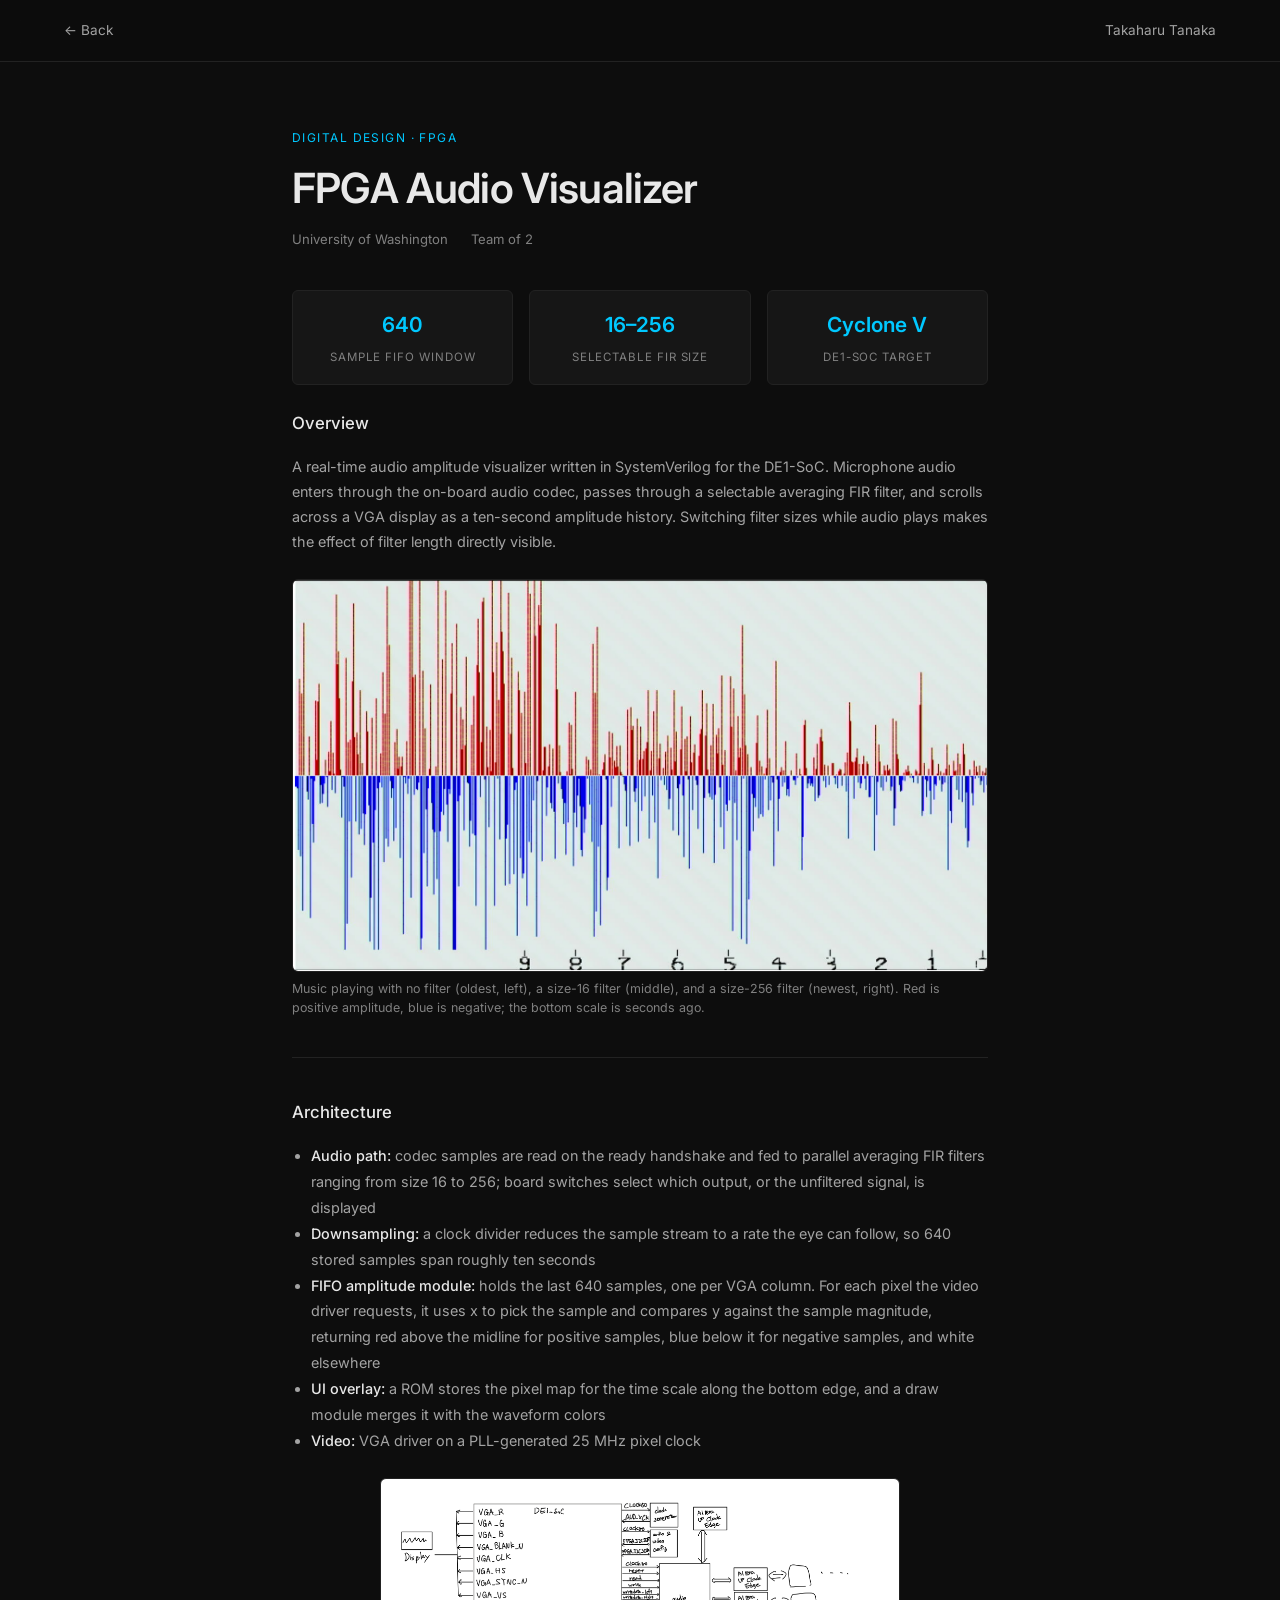
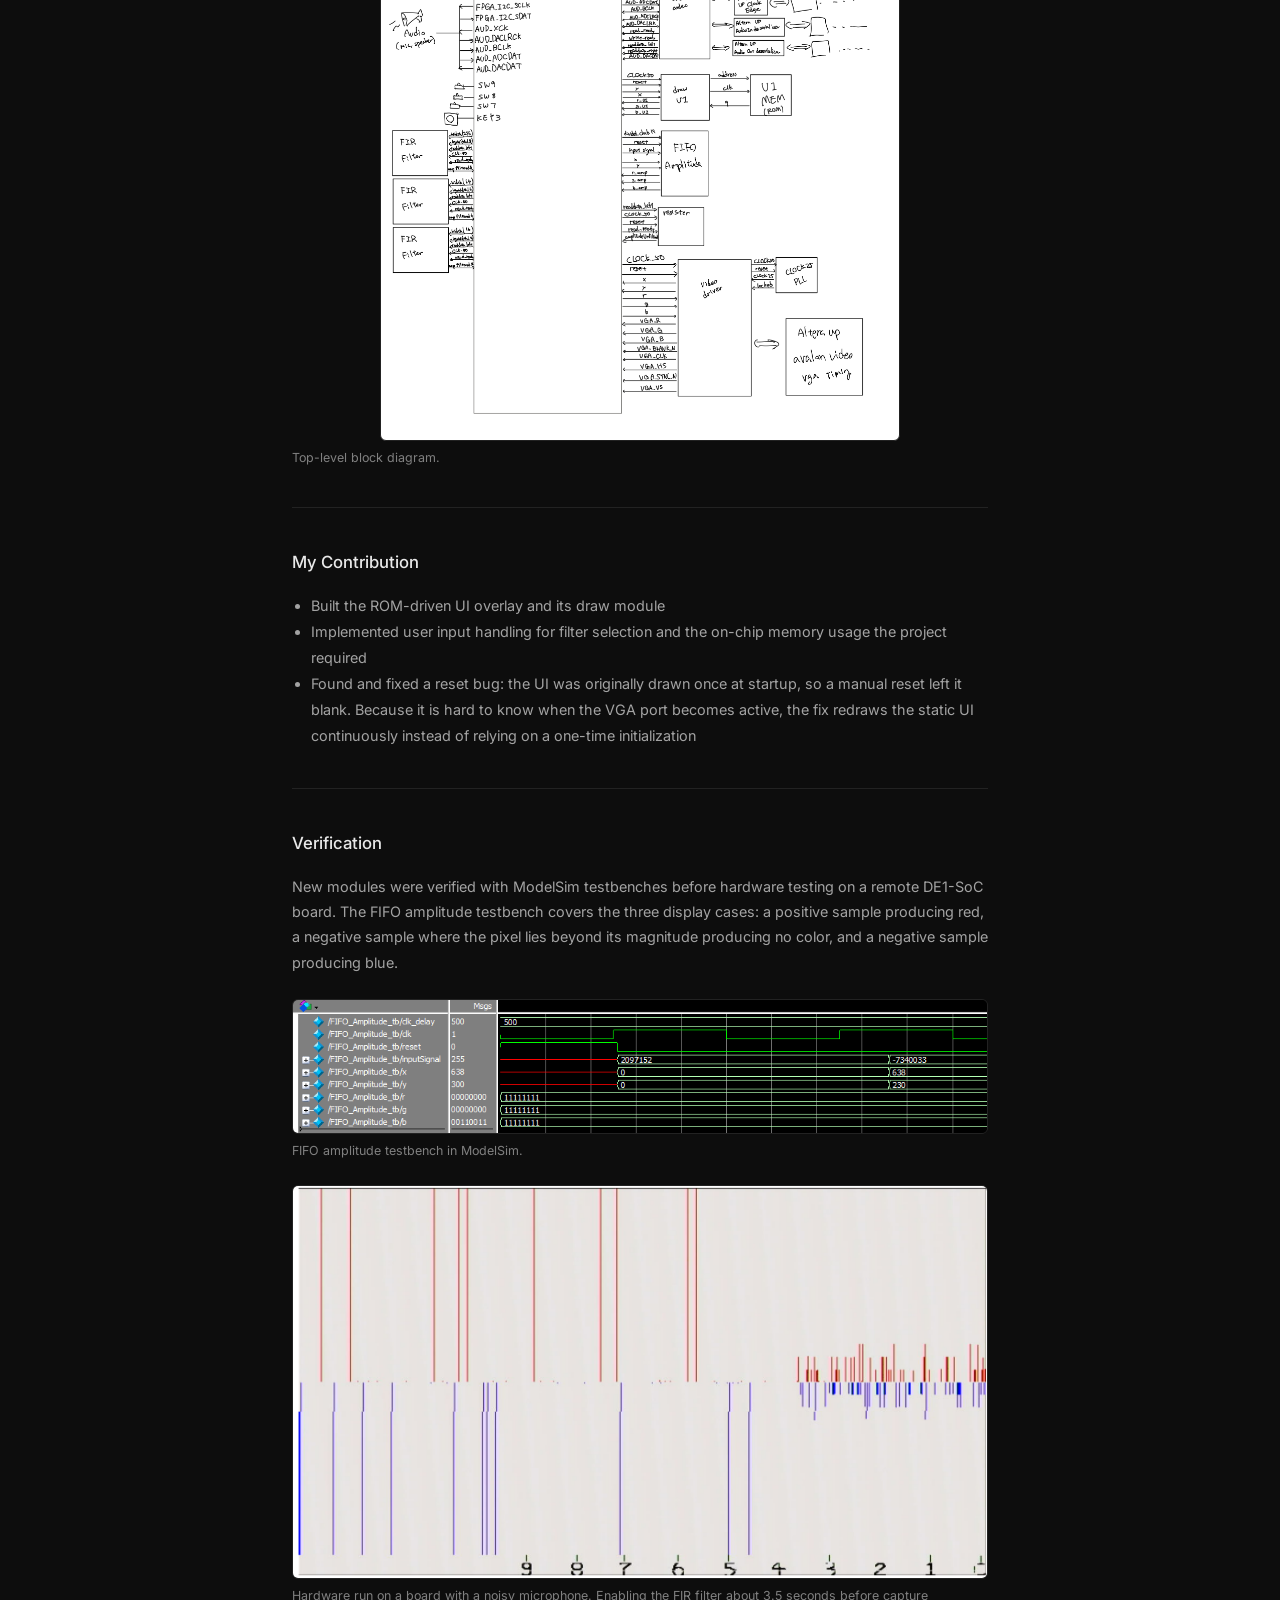
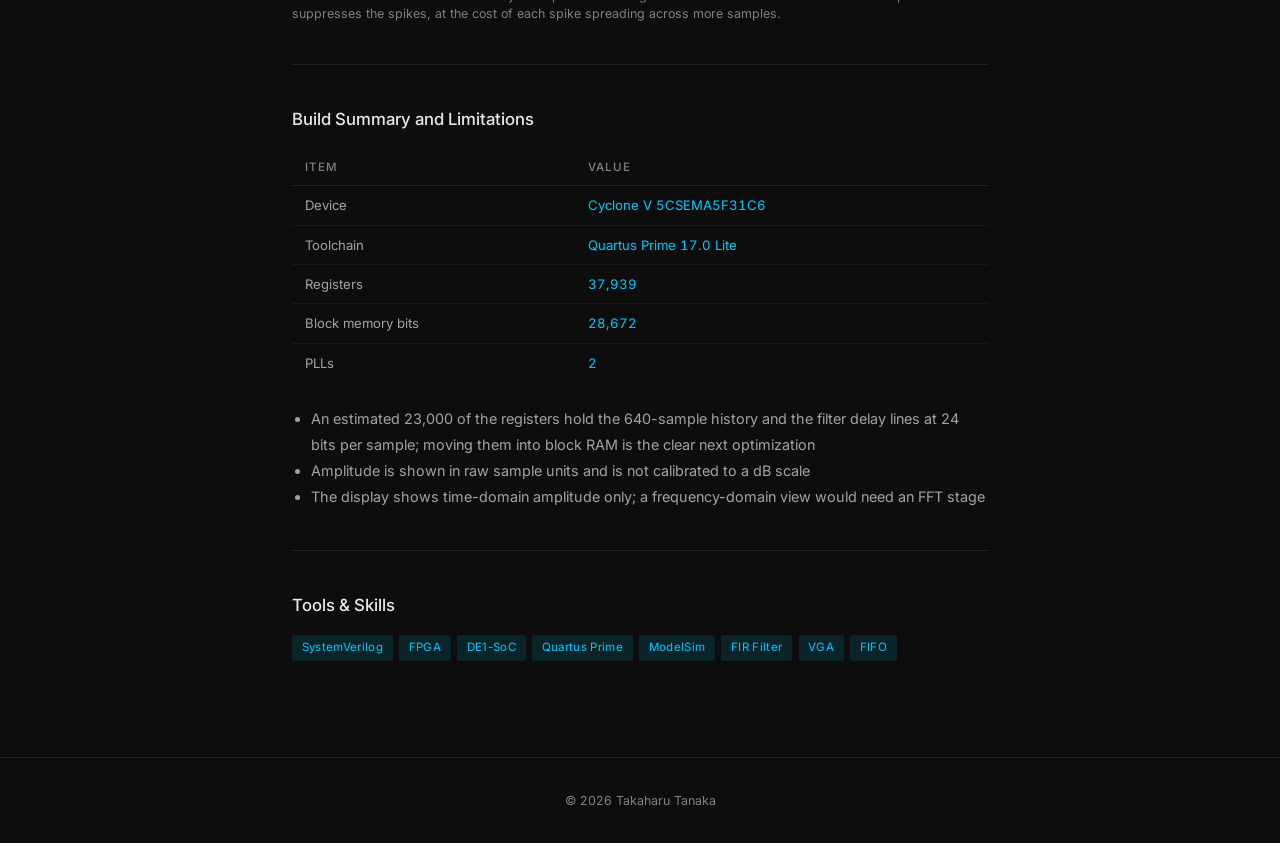
<file: projects/audio-visualizer.html>
<!DOCTYPE html>
<html lang="en">
<head>
  <meta charset="UTF-8" />
  <meta name="viewport" content="width=device-width, initial-scale=1.0" />
  <title>FPGA Audio Visualizer — Takaharu Tanaka</title>
  <meta name="description" content="Real-time audio amplitude visualizer on a DE1-SoC FPGA in SystemVerilog: audio codec input, selectable FIR filters, a 640-sample FIFO, and VGA output." />
  <meta name="project:dates" content="Dec 2025" />
  <meta property="og:type" content="website" />
  <meta property="og:url" content="https://taka2415.github.io/portfolio/projects/audio-visualizer.html" />
  <meta property="og:title" content="FPGA Audio Visualizer | Takaharu Tanaka" />
  <meta property="og:description" content="Real-time audio amplitude visualizer on a DE1-SoC FPGA in SystemVerilog: audio codec input, selectable FIR filters, a 640-sample FIFO, and VGA output." />
  <link rel="icon" type="image/svg+xml" href="../favicon.svg" />
  <link rel="preconnect" href="https://fonts.googleapis.com" />
  <link rel="preconnect" href="https://fonts.gstatic.com" crossorigin />
  <link href="https://fonts.googleapis.com/css2?family=Inter:wght@400;500;600&display=swap" rel="stylesheet" />
  <link rel="stylesheet" href="../style.css?v=20260920c" />
</head>
<body class="project">
<nav>
  <a href="../index.html">← Back</a>
  <a href="../index.html">Takaharu Tanaka</a>
</nav>
<main>
  <p class="project-tag">Digital Design · FPGA</p>
  <h1>FPGA Audio Visualizer</h1>
  <div class="meta">
    <span>University of Washington</span>
    <span>Team of 2</span>
  </div>

  <div class="stat-row">
    <div class="stat"><span class="value">640</span><span class="label">Sample FIFO window</span></div>
    <div class="stat"><span class="value">16–256</span><span class="label">Selectable FIR size</span></div>
    <div class="stat"><span class="value">Cyclone V</span><span class="label">DE1-SoC target</span></div>
  </div>

  <h2>Overview</h2>
  <p>
    A real-time audio amplitude visualizer written in SystemVerilog for the DE1-SoC.
    Microphone audio enters through the on-board audio codec, passes through a selectable averaging FIR filter,
    and scrolls across a VGA display as a ten-second amplitude history. Switching filter sizes while audio plays
    makes the effect of filter length directly visible.
  </p>

  <figure>
    <img src="../images/audio-visualizer/vga-music-filters.png" alt="VGA output while music plays: unfiltered audio on the left, a 16-sample filter in the middle, and a 256-sample filter on the right, with amplitude shrinking and smoothing as the filter grows" loading="lazy" />
    <figcaption>Music playing with no filter (oldest, left), a size-16 filter (middle), and a size-256 filter (newest, right). Red is positive amplitude, blue is negative; the bottom scale is seconds ago.</figcaption>
  </figure>

  <div class="divider"></div>

  <h2>Architecture</h2>
  <ul>
    <li><strong>Audio path:</strong> codec samples are read on the ready handshake and fed to parallel averaging FIR filters ranging from size 16 to 256; board switches select which output, or the unfiltered signal, is displayed</li>
    <li><strong>Downsampling:</strong> a clock divider reduces the sample stream to a rate the eye can follow, so 640 stored samples span roughly ten seconds</li>
    <li><strong>FIFO amplitude module:</strong> holds the last 640 samples, one per VGA column. For each pixel the video driver requests, it uses x to pick the sample and compares y against the sample magnitude, returning red above the midline for positive samples, blue below it for negative samples, and white elsewhere</li>
    <li><strong>UI overlay:</strong> a ROM stores the pixel map for the time scale along the bottom edge, and a draw module merges it with the waveform colors</li>
    <li><strong>Video:</strong> VGA driver on a PLL-generated 25 MHz pixel clock</li>
  </ul>

  <figure>
    <img class="on-white narrow" src="../images/audio-visualizer/block-diagram.png" alt="Hand-drawn top-level block diagram of the DE1-SoC design: audio codec, FIR filters, FIFO amplitude module, draw UI module with ROM, video driver with PLL, and switch and key inputs" loading="lazy" />
    <figcaption>Top-level block diagram.</figcaption>
  </figure>

  <div class="divider"></div>

  <h2>My Contribution</h2>
  <ul>
    <li>Built the ROM-driven UI overlay and its draw module</li>
    <li>Implemented user input handling for filter selection and the on-chip memory usage the project required</li>
    <li>Found and fixed a reset bug: the UI was originally drawn once at startup, so a manual reset left it blank. Because it is hard to know when the VGA port becomes active, the fix redraws the static UI continuously instead of relying on a one-time initialization</li>
  </ul>

  <div class="divider"></div>

  <h2>Verification</h2>
  <p>
    New modules were verified with ModelSim testbenches before hardware testing on a remote DE1-SoC board.
    The FIFO amplitude testbench covers the three display cases: a positive sample producing red, a negative
    sample where the pixel lies beyond its magnitude producing no color, and a negative sample producing blue.
  </p>

  <figure>
    <div class="img-scroll"><img src="../images/audio-visualizer/fifo-amplitude-tb.png" alt="ModelSim waveform of the FIFO amplitude testbench showing input samples, x and y pixel coordinates, and the resulting r, g, b outputs" loading="lazy" /></div>
    <figcaption>FIFO amplitude testbench in ModelSim.</figcaption>
  </figure>

  <figure>
    <img src="../images/audio-visualizer/vga-noise-filter-on.png" alt="VGA output on a board with a noisy microphone: tall noise spikes across most of the history, replaced by small, smoothed amplitude in the most recent 3.5 seconds after the FIR filter is enabled" loading="lazy" />
    <figcaption>Hardware run on a board with a noisy microphone. Enabling the FIR filter about 3.5 seconds before capture suppresses the spikes, at the cost of each spike spreading across more samples.</figcaption>
  </figure>

  <div class="divider"></div>

  <h2>Build Summary and Limitations</h2>
  <div class="table-wrap">
  <table class="specs-table">
    <thead>
      <tr><th>Item</th><th>Value</th></tr>
    </thead>
    <tbody>
      <tr><td>Device</td><td>Cyclone V 5CSEMA5F31C6</td></tr>
      <tr><td>Toolchain</td><td>Quartus Prime 17.0 Lite</td></tr>
      <tr><td>Registers</td><td>37,939</td></tr>
      <tr><td>Block memory bits</td><td>28,672</td></tr>
      <tr><td>PLLs</td><td>2</td></tr>
    </tbody>
  </table>
  </div>
  <ul>
    <li>An estimated 23,000 of the registers hold the 640-sample history and the filter delay lines at 24 bits per sample; moving them into block RAM is the clear next optimization</li>
    <li>Amplitude is shown in raw sample units and is not calibrated to a dB scale</li>
    <li>The display shows time-domain amplitude only; a frequency-domain view would need an FFT stage</li>
  </ul>

  <div class="divider"></div>

  <h2>Tools & Skills</h2>
  <div class="tag-row">
    <span class="tag">SystemVerilog</span>
    <span class="tag">FPGA</span>
    <span class="tag">DE1-SoC</span>
    <span class="tag">Quartus Prime</span>
    <span class="tag">ModelSim</span>
    <span class="tag">FIR Filter</span>
    <span class="tag">VGA</span>
    <span class="tag">FIFO</span>
  </div>
</main>
<footer>&copy; 2026 Takaharu Tanaka</footer>
</body>
</html>
</file>
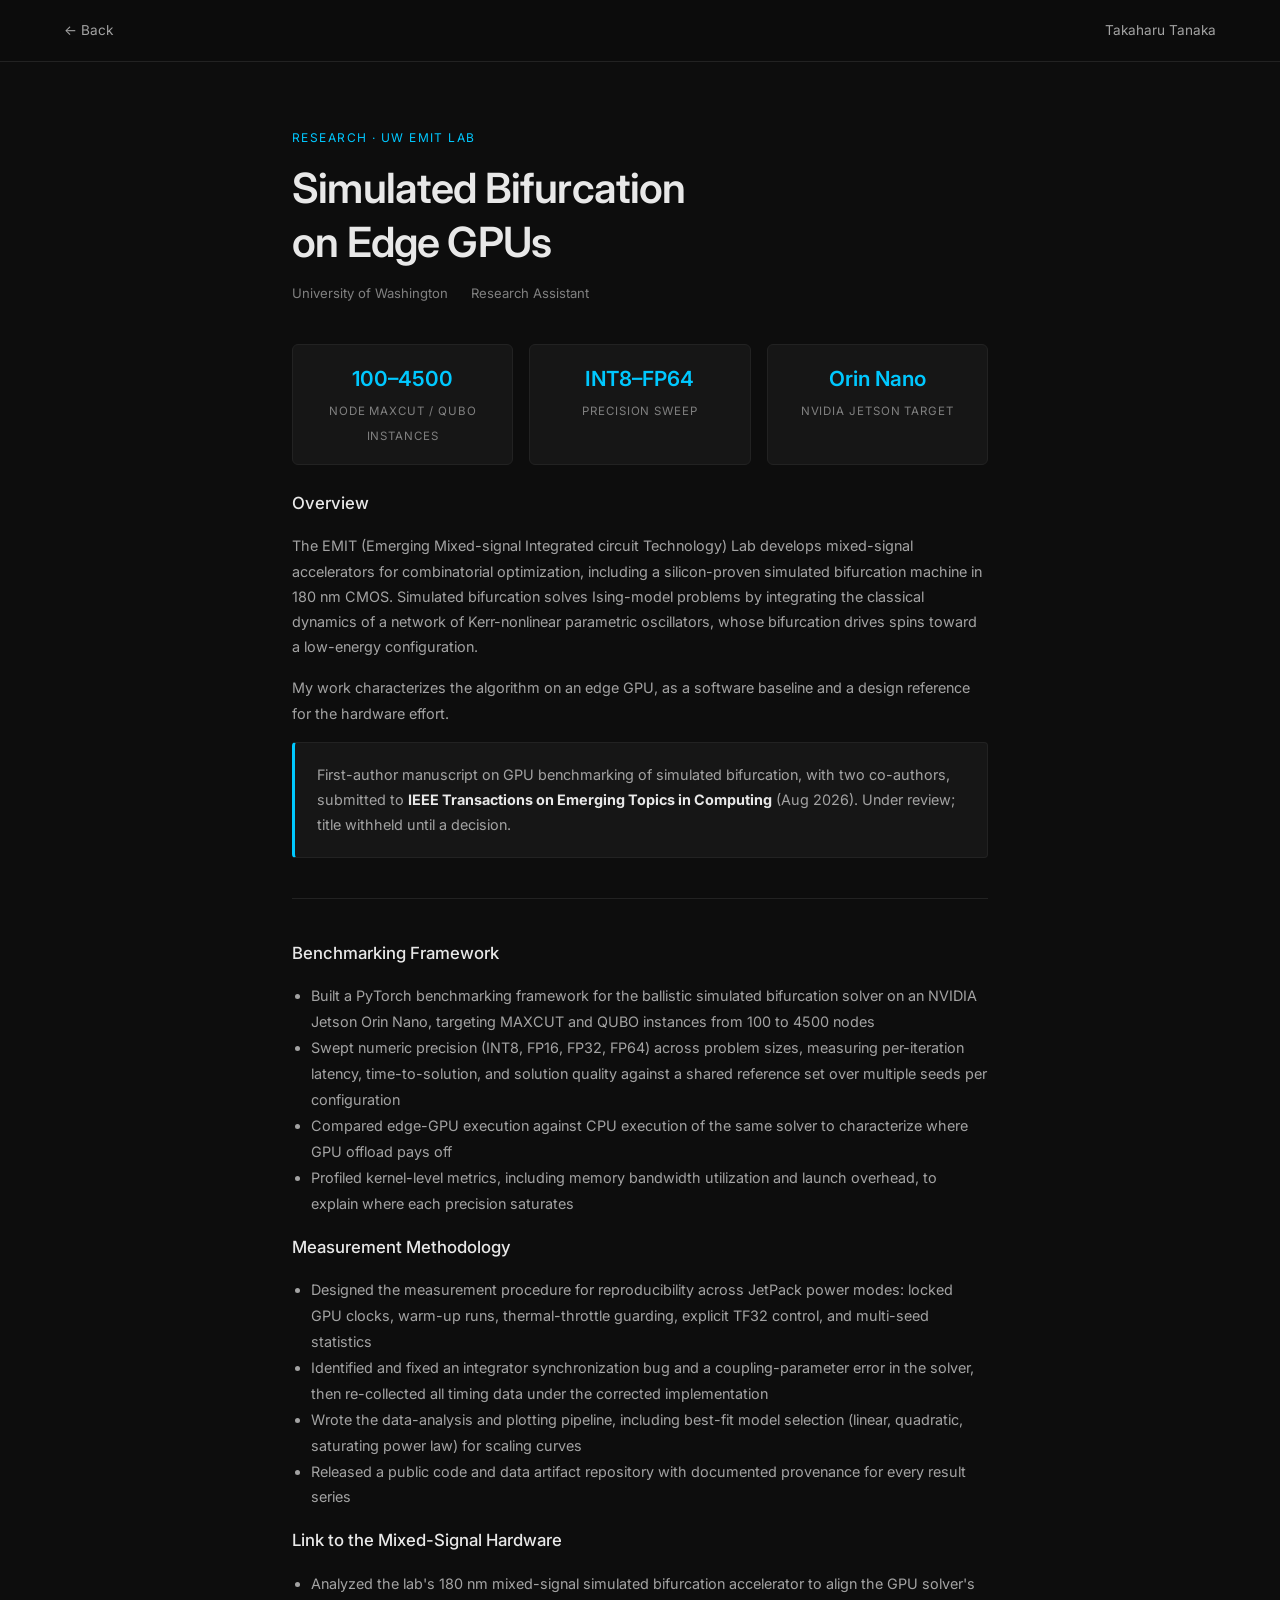
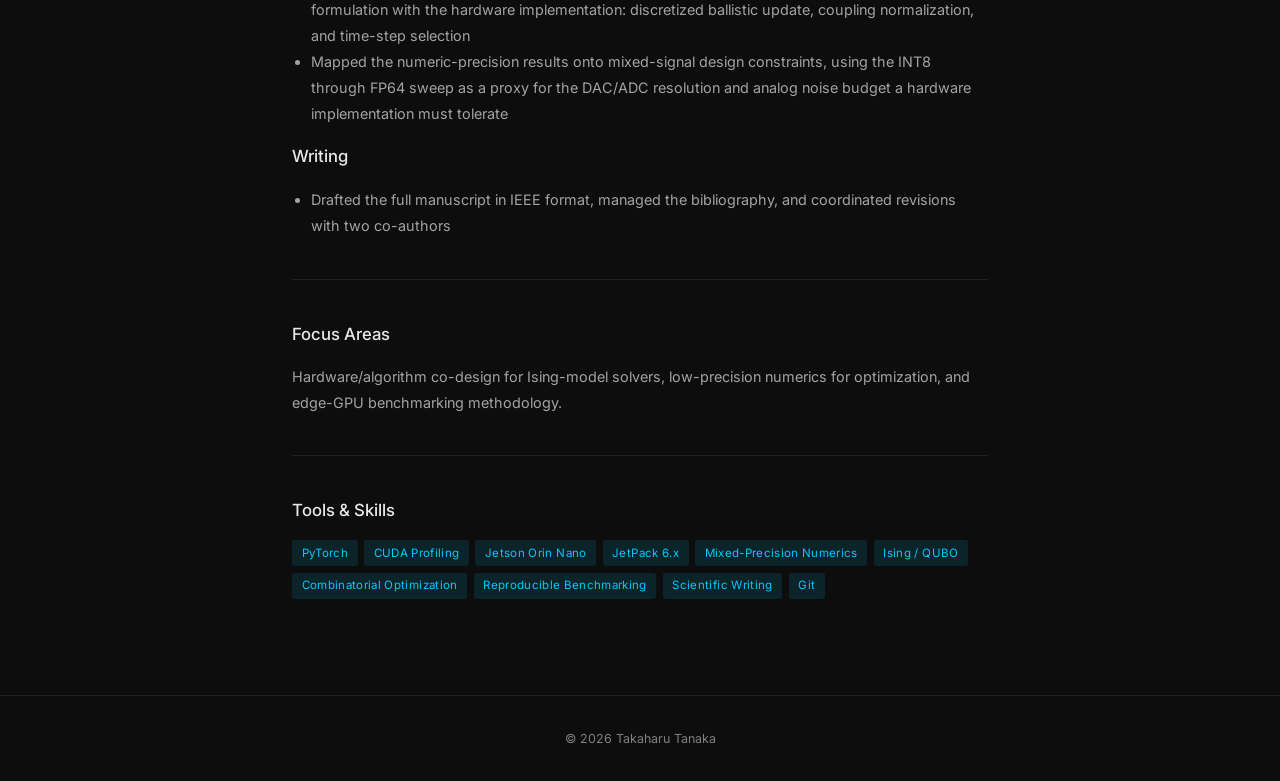
<file: projects/bifurcation-machine.html>
<!DOCTYPE html>
<html lang="en">
<head>
  <meta charset="UTF-8" />
  <meta name="viewport" content="width=device-width, initial-scale=1.0" />
  <title>Simulated Bifurcation on Edge GPUs — Takaharu Tanaka</title>
  <meta name="description" content="Research at the UW EMIT Lab: benchmarking the ballistic simulated bifurcation solver on an NVIDIA Jetson Orin Nano across INT8 to FP64 as a baseline and design reference for a mixed-signal Ising accelerator." />
  <meta name="project:dates" content="Sep 2025 – Present" />
  <meta property="og:type" content="website" />
  <meta property="og:url" content="https://taka2415.github.io/portfolio/projects/bifurcation-machine.html" />
  <meta property="og:title" content="Simulated Bifurcation on Edge GPUs | Takaharu Tanaka" />
  <meta property="og:description" content="Research at the UW EMIT Lab: benchmarking the ballistic simulated bifurcation solver on an NVIDIA Jetson Orin Nano across INT8 to FP64 as a baseline and design reference for a mixed-signal Ising accelerator." />
  <link rel="icon" type="image/svg+xml" href="../favicon.svg" />
  <link rel="preconnect" href="https://fonts.googleapis.com" />
  <link rel="preconnect" href="https://fonts.gstatic.com" crossorigin />
  <link href="https://fonts.googleapis.com/css2?family=Inter:wght@400;500;600&display=swap" rel="stylesheet" />
  <link rel="stylesheet" href="../style.css?v=20260920c" />
</head>
<body class="project">
<nav>
  <a href="../index.html">← Back</a>
  <a href="../index.html">Takaharu Tanaka</a>
</nav>
<main>
  <p class="project-tag">Research · UW EMIT Lab</p>
  <h1>Simulated Bifurcation<br/>on Edge GPUs</h1>
  <div class="meta">
    <span>University of Washington</span>
    <span>Research Assistant</span>
  </div>

  <div class="stat-row">
    <div class="stat"><span class="value">100–4500</span><span class="label">Node MAXCUT / QUBO instances</span></div>
    <div class="stat"><span class="value">INT8–FP64</span><span class="label">Precision sweep</span></div>
    <div class="stat"><span class="value">Orin Nano</span><span class="label">NVIDIA Jetson target</span></div>
  </div>

  <h2>Overview</h2>
  <p>
    The EMIT (Emerging Mixed-signal Integrated circuit Technology) Lab develops mixed-signal accelerators for
    combinatorial optimization, including a silicon-proven simulated bifurcation machine in 180 nm CMOS.
    Simulated bifurcation solves Ising-model problems by integrating the classical dynamics of a network of
    Kerr-nonlinear parametric oscillators, whose bifurcation drives spins toward a low-energy configuration.
  </p>
  <p>
    My work characterizes the algorithm on an edge GPU, as a software baseline and a design reference for the
    hardware effort.
  </p>

  <div class="highlight-box">
    <p>First-author manuscript on GPU benchmarking of simulated bifurcation, with two co-authors, submitted to <strong>IEEE Transactions on Emerging Topics in Computing</strong> (Aug 2026). Under review; title withheld until a decision.</p>
  </div>

  <div class="divider"></div>

  <h2>Benchmarking Framework</h2>
  <ul>
    <li>Built a PyTorch benchmarking framework for the ballistic simulated bifurcation solver on an NVIDIA Jetson Orin Nano, targeting MAXCUT and QUBO instances from 100 to 4500 nodes</li>
    <li>Swept numeric precision (INT8, FP16, FP32, FP64) across problem sizes, measuring per-iteration latency, time-to-solution, and solution quality against a shared reference set over multiple seeds per configuration</li>
    <li>Compared edge-GPU execution against CPU execution of the same solver to characterize where GPU offload pays off</li>
    <li>Profiled kernel-level metrics, including memory bandwidth utilization and launch overhead, to explain where each precision saturates</li>
  </ul>

  <h2>Measurement Methodology</h2>
  <ul>
    <li>Designed the measurement procedure for reproducibility across JetPack power modes: locked GPU clocks, warm-up runs, thermal-throttle guarding, explicit TF32 control, and multi-seed statistics</li>
    <li>Identified and fixed an integrator synchronization bug and a coupling-parameter error in the solver, then re-collected all timing data under the corrected implementation</li>
    <li>Wrote the data-analysis and plotting pipeline, including best-fit model selection (linear, quadratic, saturating power law) for scaling curves</li>
    <li>Released a public code and data artifact repository with documented provenance for every result series</li>
  </ul>

  <h2>Link to the Mixed-Signal Hardware</h2>
  <ul>
    <li>Analyzed the lab's 180 nm mixed-signal simulated bifurcation accelerator to align the GPU solver's formulation with the hardware implementation: discretized ballistic update, coupling normalization, and time-step selection</li>
    <li>Mapped the numeric-precision results onto mixed-signal design constraints, using the INT8 through FP64 sweep as a proxy for the DAC/ADC resolution and analog noise budget a hardware implementation must tolerate</li>
  </ul>

  <h2>Writing</h2>
  <ul>
    <li>Drafted the full manuscript in IEEE format, managed the bibliography, and coordinated revisions with two co-authors</li>
  </ul>

  <div class="divider"></div>

  <h2>Focus Areas</h2>
  <p>Hardware/algorithm co-design for Ising-model solvers, low-precision numerics for optimization, and edge-GPU benchmarking methodology.</p>

  <div class="divider"></div>

  <h2>Tools & Skills</h2>
  <div class="tag-row">
    <span class="tag">PyTorch</span>
    <span class="tag">CUDA Profiling</span>
    <span class="tag">Jetson Orin Nano</span>
    <span class="tag">JetPack 6.x</span>
    <span class="tag">Mixed-Precision Numerics</span>
    <span class="tag">Ising / QUBO</span>
    <span class="tag">Combinatorial Optimization</span>
    <span class="tag">Reproducible Benchmarking</span>
    <span class="tag">Scientific Writing</span>
    <span class="tag">Git</span>
  </div>
</main>
<footer>&copy; 2026 Takaharu Tanaka</footer>
</body>
</html>
</file>
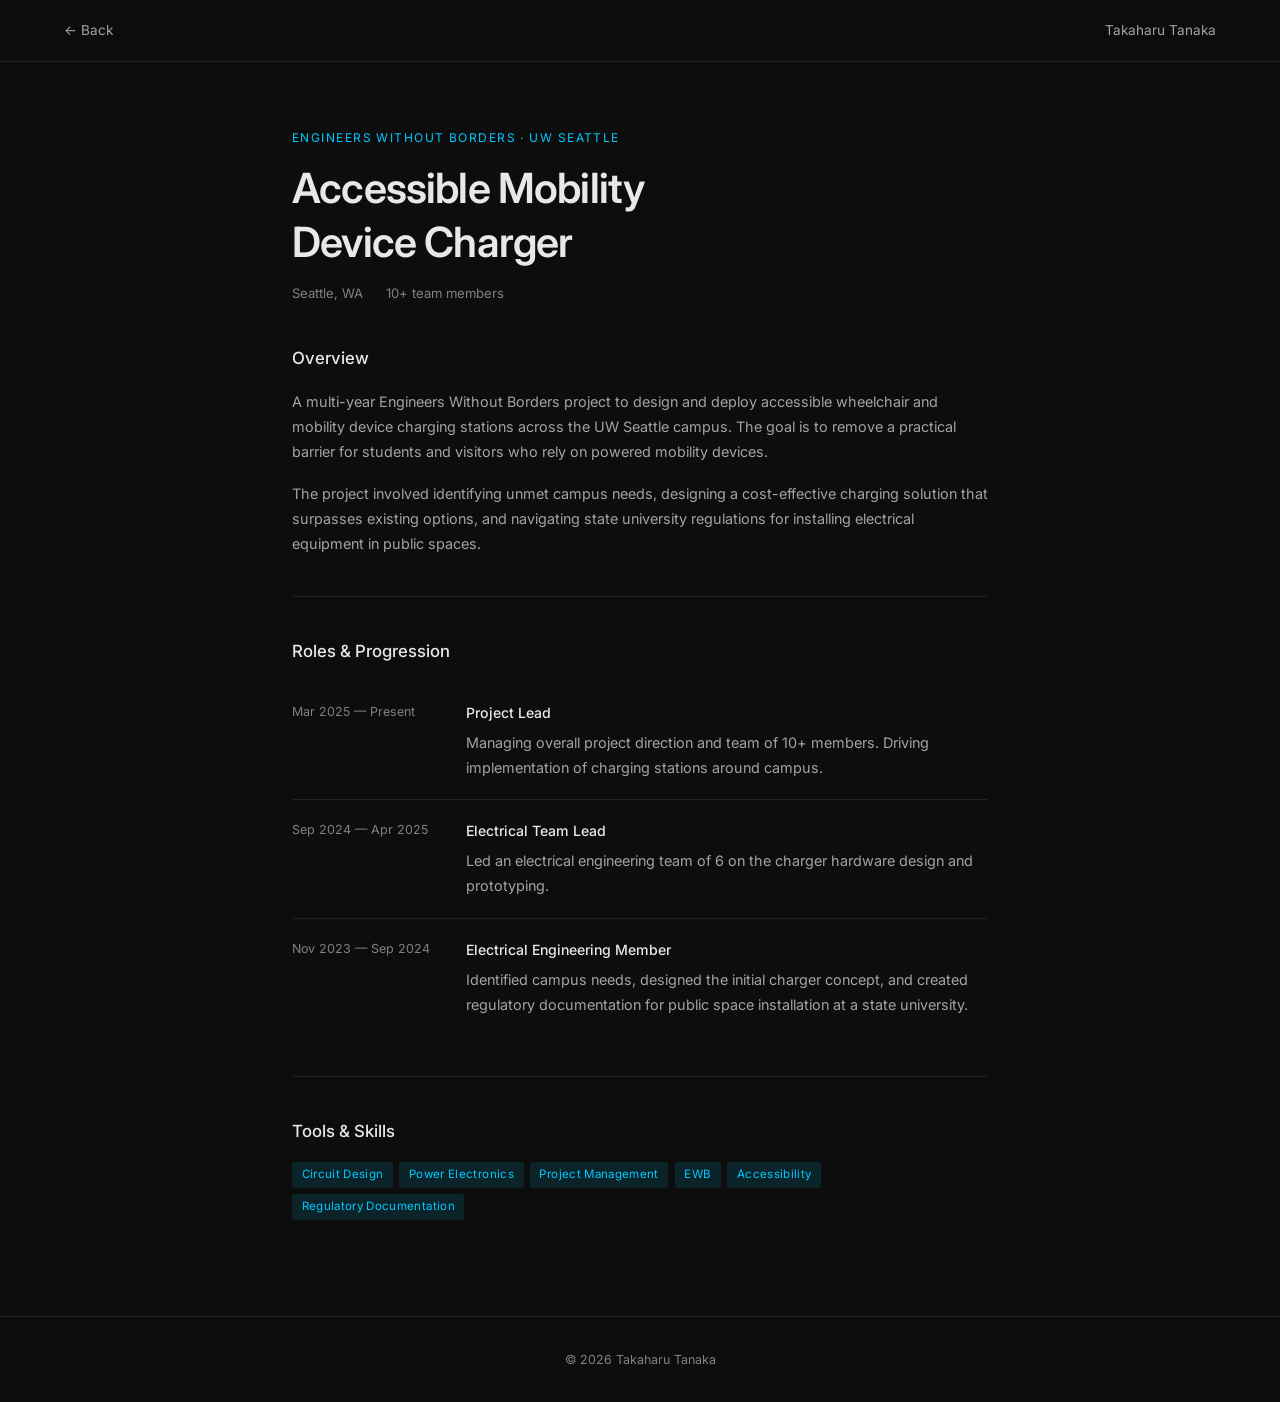
<file: projects/mobility-charger.html>
<!DOCTYPE html>
<html lang="en">
<head>
  <meta charset="UTF-8" />
  <meta name="viewport" content="width=device-width, initial-scale=1.0" />
  <title>Mobility Charger — Takaharu Tanaka</title>
  <meta name="description" content="Engineers Without Borders project designing accessible mobility device charging stations for the UW Seattle campus." />
  <meta name="project:dates" content="Nov 2023 – Present" />
  <meta property="og:type" content="website" />
  <meta property="og:url" content="https://taka2415.github.io/portfolio/projects/mobility-charger.html" />
  <meta property="og:title" content="Accessible Mobility Device Charger | Takaharu Tanaka" />
  <meta property="og:description" content="Engineers Without Borders project designing accessible mobility device charging stations for the UW Seattle campus." />
  <link rel="icon" type="image/svg+xml" href="../favicon.svg" />
  <link rel="preconnect" href="https://fonts.googleapis.com" />
  <link rel="preconnect" href="https://fonts.gstatic.com" crossorigin />
  <link href="https://fonts.googleapis.com/css2?family=Inter:wght@400;500;600&display=swap" rel="stylesheet" />
  <link rel="stylesheet" href="../style.css?v=20260920c" />
</head>
<body class="project">
<nav>
  <a href="../index.html">← Back</a>
  <a href="../index.html">Takaharu Tanaka</a>
</nav>
<main>
  <p class="project-tag">Engineers Without Borders · UW Seattle</p>
  <h1>Accessible Mobility<br/>Device Charger</h1>
  <div class="meta">
    <span>Seattle, WA</span>
    <span>10+ team members</span>
  </div>

  <h2>Overview</h2>
  <p>
    A multi-year Engineers Without Borders project to design and deploy accessible wheelchair and
    mobility device charging stations across the UW Seattle campus. The goal is to remove a practical
    barrier for students and visitors who rely on powered mobility devices.
  </p>
  <p>
    The project involved identifying unmet campus needs, designing a cost-effective charging solution
    that surpasses existing options, and navigating state university regulations for installing electrical
    equipment in public spaces.
  </p>

  <div class="divider"></div>

  <h2>Roles & Progression</h2>
  <div class="role-timeline">
    <div class="role-item">
      <div class="role-date">Mar 2025 — Present</div>
      <div class="role-content">
        <h3>Project Lead</h3>
        <p>Managing overall project direction and team of 10+ members. Driving implementation of charging stations around campus.</p>
      </div>
    </div>
    <div class="role-item">
      <div class="role-date">Sep 2024 — Apr 2025</div>
      <div class="role-content">
        <h3>Electrical Team Lead</h3>
        <p>Led an electrical engineering team of 6 on the charger hardware design and prototyping.</p>
      </div>
    </div>
    <div class="role-item">
      <div class="role-date">Nov 2023 — Sep 2024</div>
      <div class="role-content">
        <h3>Electrical Engineering Member</h3>
        <p>Identified campus needs, designed the initial charger concept, and created regulatory documentation for public space installation at a state university.</p>
      </div>
    </div>
  </div>

  <div class="divider"></div>

  <h2>Tools & Skills</h2>
  <div class="tag-row">
    <span class="tag">Circuit Design</span>
    <span class="tag">Power Electronics</span>
    <span class="tag">Project Management</span>
    <span class="tag">EWB</span>
    <span class="tag">Accessibility</span>
    <span class="tag">Regulatory Documentation</span>
  </div>
</main>
<footer>&copy; 2026 Takaharu Tanaka</footer>
</body>
</html>
</file>
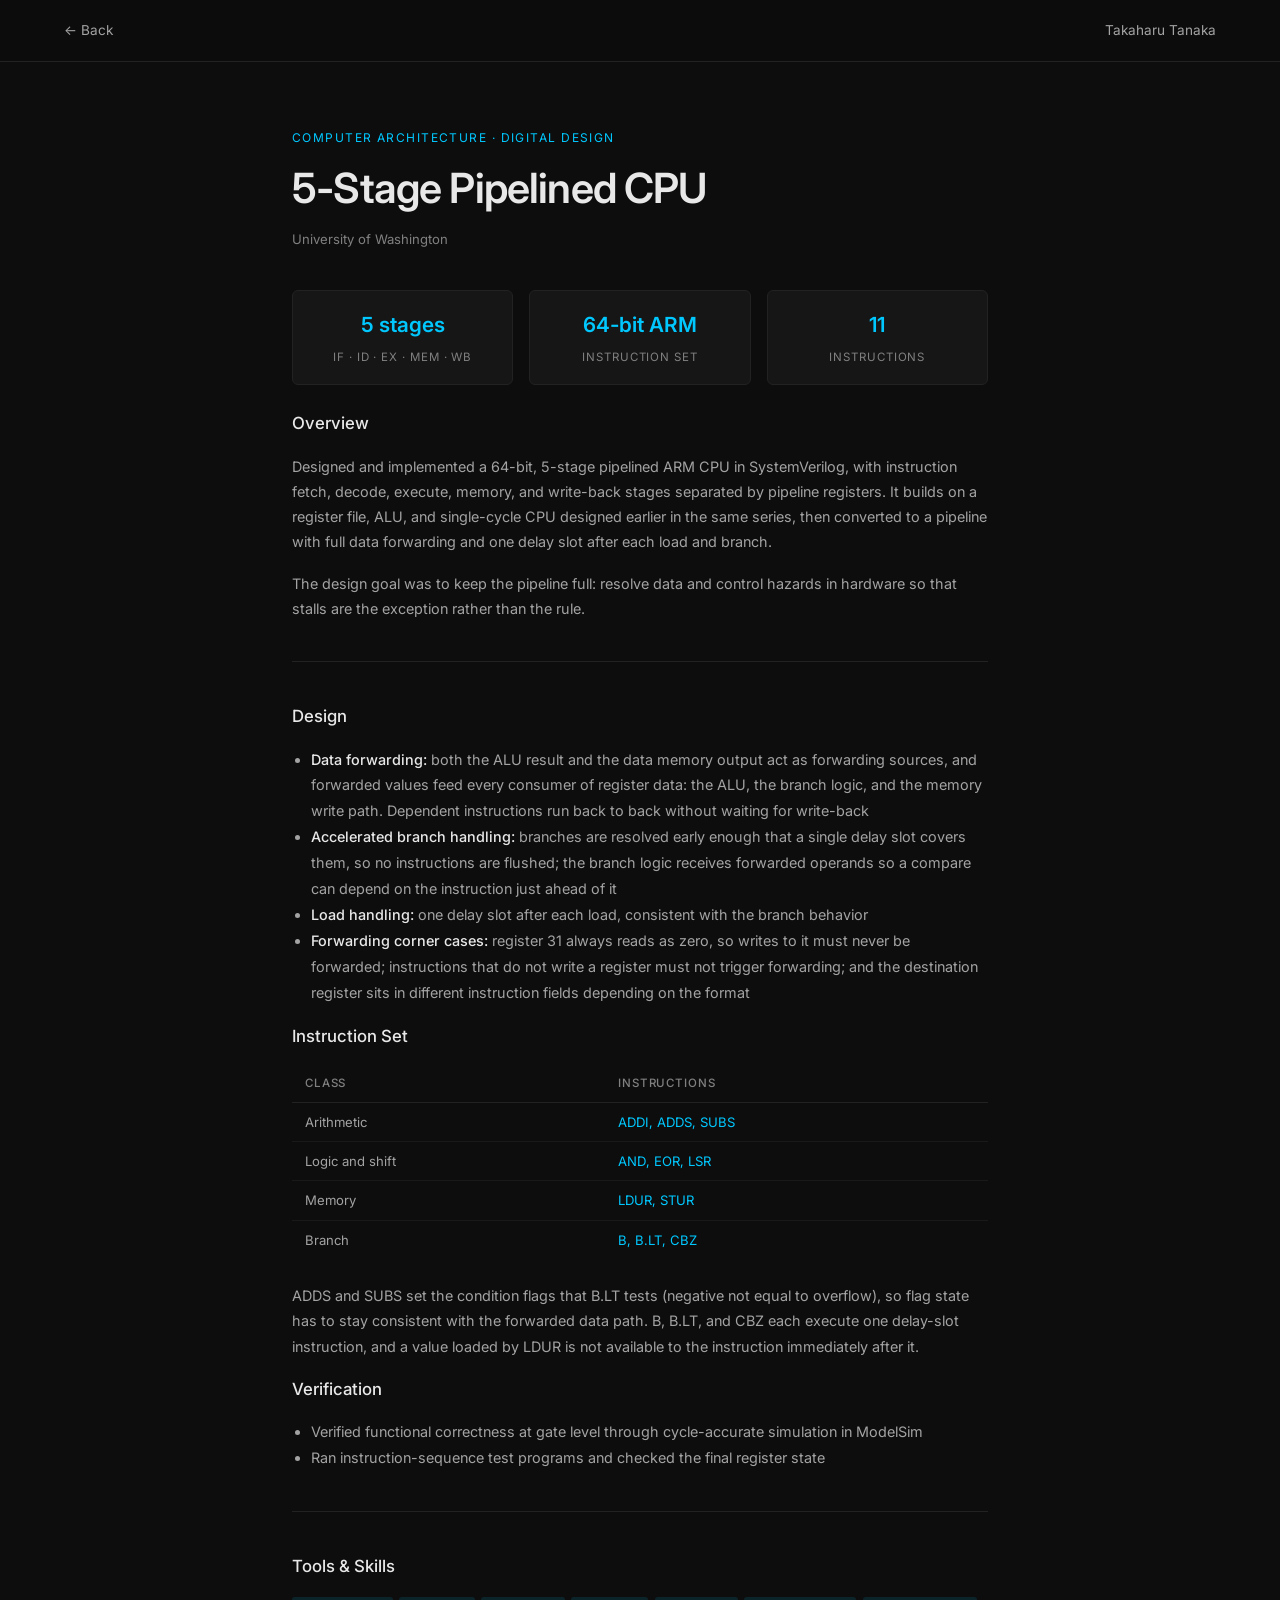
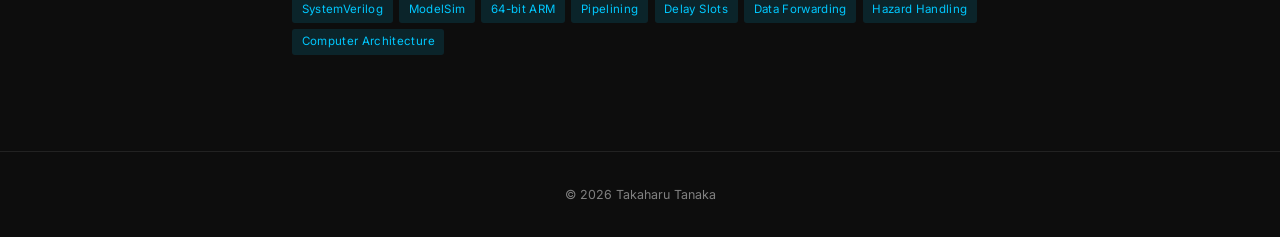
<file: projects/pipelined-cpu.html>
<!DOCTYPE html>
<html lang="en">
<head>
  <meta charset="UTF-8" />
  <meta name="viewport" content="width=device-width, initial-scale=1.0" />
  <title>5-Stage Pipelined CPU — Takaharu Tanaka</title>
  <meta name="description" content="5-stage pipelined ARM CPU in SystemVerilog with data forwarding and accelerated branch handling, verified at gate level in ModelSim." />
  <meta name="project:dates" content="Sep 2025 – Nov 2025" />
  <meta property="og:type" content="website" />
  <meta property="og:url" content="https://taka2415.github.io/portfolio/projects/pipelined-cpu.html" />
  <meta property="og:title" content="5-Stage Pipelined CPU | Takaharu Tanaka" />
  <meta property="og:description" content="5-stage pipelined ARM CPU in SystemVerilog with data forwarding and accelerated branch handling, verified at gate level in ModelSim." />
  <link rel="icon" type="image/svg+xml" href="../favicon.svg" />
  <link rel="preconnect" href="https://fonts.googleapis.com" />
  <link rel="preconnect" href="https://fonts.gstatic.com" crossorigin />
  <link href="https://fonts.googleapis.com/css2?family=Inter:wght@400;500;600&display=swap" rel="stylesheet" />
  <link rel="stylesheet" href="../style.css?v=20260920c" />
</head>
<body class="project">
<nav>
  <a href="../index.html">← Back</a>
  <a href="../index.html">Takaharu Tanaka</a>
</nav>
<main>
  <p class="project-tag">Computer Architecture · Digital Design</p>
  <h1>5-Stage Pipelined CPU</h1>
  <div class="meta">
    <span>University of Washington</span>
  </div>

  <div class="stat-row">
    <div class="stat"><span class="value">5 stages</span><span class="label">IF · ID · EX · MEM · WB</span></div>
    <div class="stat"><span class="value">64-bit ARM</span><span class="label">Instruction set</span></div>
    <div class="stat"><span class="value">11</span><span class="label">Instructions</span></div>
  </div>

  <h2>Overview</h2>
  <p>
    Designed and implemented a 64-bit, 5-stage pipelined ARM CPU in SystemVerilog, with instruction fetch,
    decode, execute, memory, and write-back stages separated by pipeline registers. It builds on a register file, ALU, and
    single-cycle CPU designed earlier in the same series, then converted to a pipeline with full data forwarding and one
    delay slot after each load and branch.
  </p>
  <p>
    The design goal was to keep the pipeline full: resolve data and control hazards in hardware so that stalls
    are the exception rather than the rule.
  </p>

  <div class="divider"></div>

  <h2>Design</h2>
  <ul>
    <li><strong>Data forwarding:</strong> both the ALU result and the data memory output act as forwarding sources, and forwarded values feed every consumer of register data: the ALU, the branch logic, and the memory write path. Dependent instructions run back to back without waiting for write-back</li>
    <li><strong>Accelerated branch handling:</strong> branches are resolved early enough that a single delay slot covers them, so no instructions are flushed; the branch logic receives forwarded operands so a compare can depend on the instruction just ahead of it</li>
    <li><strong>Load handling:</strong> one delay slot after each load, consistent with the branch behavior</li>
    <li><strong>Forwarding corner cases:</strong> register 31 always reads as zero, so writes to it must never be forwarded; instructions that do not write a register must not trigger forwarding; and the destination register sits in different instruction fields depending on the format</li>
  </ul>

  <h2>Instruction Set</h2>
  <div class="table-wrap">
  <table class="specs-table">
    <thead>
      <tr><th>Class</th><th>Instructions</th></tr>
    </thead>
    <tbody>
      <tr><td>Arithmetic</td><td>ADDI, ADDS, SUBS</td></tr>
      <tr><td>Logic and shift</td><td>AND, EOR, LSR</td></tr>
      <tr><td>Memory</td><td>LDUR, STUR</td></tr>
      <tr><td>Branch</td><td>B, B.LT, CBZ</td></tr>
    </tbody>
  </table>
  </div>
  <p>
    ADDS and SUBS set the condition flags that B.LT tests (negative not equal to overflow), so flag state has to
    stay consistent with the forwarded data path. B, B.LT, and CBZ each execute one delay-slot instruction, and
    a value loaded by LDUR is not available to the instruction immediately after it.
  </p>

  <h2>Verification</h2>
  <ul>
    <li>Verified functional correctness at gate level through cycle-accurate simulation in ModelSim</li>
    <li>Ran instruction-sequence test programs and checked the final register state</li>
  </ul>

  <div class="divider"></div>

  <h2>Tools & Skills</h2>
  <div class="tag-row">
    <span class="tag">SystemVerilog</span>
    <span class="tag">ModelSim</span>
    <span class="tag">64-bit ARM</span>
    <span class="tag">Pipelining</span>
    <span class="tag">Delay Slots</span>
    <span class="tag">Data Forwarding</span>
    <span class="tag">Hazard Handling</span>
    <span class="tag">Computer Architecture</span>
  </div>
</main>
<footer>&copy; 2026 Takaharu Tanaka</footer>
</body>
</html>
</file>
<file: style.css>
*, *::before, *::after { box-sizing: border-box; margin: 0; padding: 0; }

:root {
  --bg: #0d0d0d;
  --surface: #161616;
  --border: #222;
  --accent: #00c8ff;
  --accent-dim: rgba(0, 200, 255, 0.12);
  --text: #e8e8e8;
  --muted: #808080;
  --sub: #a3a3a3;
}

html { scroll-behavior: smooth; }

body {
  background: var(--bg);
  color: var(--text);
  font-family: 'Inter', sans-serif;
  font-size: 15px;
  line-height: 1.7;
}

/* NAV */
nav {
  position: fixed;
  top: 0; left: 0; right: 0;
  z-index: 100;
  display: flex;
  justify-content: space-between;
  align-items: center;
  padding: 1.2rem 4rem;
  background: rgba(13, 13, 13, 0.85);
  backdrop-filter: blur(12px);
  border-bottom: 1px solid var(--border);
}

nav .logo {
  font-size: 0.95rem;
  font-weight: 500;
  letter-spacing: 0.04em;
  color: var(--text);
  text-decoration: none;
}

nav ul {
  list-style: none;
  display: flex;
  gap: 2.5rem;
}

nav ul a {
  color: var(--sub);
  text-decoration: none;
  font-size: 0.85rem;
  letter-spacing: 0.06em;
  text-transform: uppercase;
  transition: color 0.2s;
}

nav ul a:hover { color: var(--accent); }

/* SECTIONS */
section {
  max-width: 800px;
  margin: 0 auto;
  padding: 6rem 2rem;
}

/* HERO */
#hero {
  min-height: 70vh;
  display: flex;
  flex-direction: column;
  justify-content: center;
  padding-top: 8rem;
  padding-bottom: 3rem;
}

.hero-tag {
  font-size: 0.8rem;
  letter-spacing: 0.12em;
  text-transform: uppercase;
  color: var(--accent);
  margin-bottom: 1.2rem;
}

h1 {
  font-size: clamp(2.4rem, 6vw, 4rem);
  font-weight: 600;
  line-height: 1.15;
  letter-spacing: -0.02em;
  margin-bottom: 1.4rem;
}

.hero-desc {
  font-size: 1.05rem;
  color: var(--sub);
  max-width: 540px;
  margin-bottom: 2.5rem;
}

.hero-links {
  display: flex;
  gap: 1rem;
  flex-wrap: wrap;
}

.btn {
  display: inline-block;
  padding: 0.6rem 1.4rem;
  border-radius: 4px;
  font-size: 0.85rem;
  font-weight: 500;
  text-decoration: none;
  transition: all 0.2s;
  letter-spacing: 0.02em;
}

.btn-primary {
  background: var(--accent);
  color: #000;
}

.btn-primary:hover { opacity: 0.85; }

.btn-ghost {
  border: 1px solid var(--border);
  color: var(--sub);
}

.btn-ghost:hover { border-color: var(--accent); color: var(--accent); }

/* SECTION HEADINGS */
.section-label {
  font-size: 0.75rem;
  letter-spacing: 0.14em;
  text-transform: uppercase;
  color: var(--accent);
  margin-bottom: 0.6rem;
}

h2 {
  font-size: 1.7rem;
  font-weight: 600;
  letter-spacing: -0.01em;
  margin-bottom: 2.5rem;
  color: var(--text);
}

/* DIVIDER */
.divider {
  width: 100%;
  height: 1px;
  background: var(--border);
  margin-bottom: 3rem;
}

/* EXPERIENCE */
.timeline { display: flex; flex-direction: column; gap: 0; }

.timeline-item {
  display: grid;
  grid-template-columns: 140px 1fr;
  gap: 0 2rem;
  padding: 1.8rem 0;
  border-bottom: 1px solid var(--border);
}

.timeline-item:last-child { border-bottom: none; }

.timeline-date {
  font-size: 0.78rem;
  color: var(--muted);
  padding-top: 0.15rem;
  line-height: 1.5;
}

.timeline-content h3 {
  font-size: 0.95rem;
  font-weight: 500;
  color: var(--text);
  margin-bottom: 0.2rem;
}

.timeline-content .org-line {
  font-size: 0.82rem;
  margin-bottom: 0.6rem;
}

.timeline-content .org { color: var(--accent); }

.timeline-content .type { color: var(--muted); }

.group-label {
  font-size: 0.72rem;
  letter-spacing: 0.14em;
  text-transform: uppercase;
  color: var(--muted);
  margin-bottom: 0.2rem;
}

.timeline + .group-label { margin-top: 3.5rem; }

.timeline-content .read-more {
  display: inline-block;
  margin-top: 0.7rem;
  font-size: 0.8rem;
  color: var(--accent);
  text-decoration: none;
}

.timeline-content .read-more:hover { text-decoration: underline; }

.timeline-content p {
  font-size: 0.85rem;
  color: var(--sub);
  line-height: 1.65;
}

.timeline-content p a {
  color: var(--accent);
  text-decoration: none;
  white-space: nowrap;
}

.timeline-content p a:hover { text-decoration: underline; }

.timeline-content ul {
  margin-top: 0.4rem;
  padding-left: 1rem;
  font-size: 0.85rem;
  color: var(--sub);
  line-height: 1.8;
}

/* PROJECTS (cards) */
.projects-grid {
  display: grid;
  grid-template-columns: 1fr 1fr;
  gap: 1rem;
}

.card {
  background: var(--surface);
  border: 1px solid var(--border);
  border-radius: 6px;
  padding: 1.2rem 1.4rem;
  text-decoration: none;
  display: flex;
  flex-direction: column;
  gap: 0.5rem;
  transition: border-color 0.2s, transform 0.2s;
}

.card:hover { border-color: var(--accent); transform: translateY(-2px); }

.card h3 {
  font-size: 0.88rem;
  font-weight: 500;
  color: var(--text);
  display: flex;
  justify-content: space-between;
  align-items: flex-start;
  gap: 0.5rem;
}

.card h3 .arrow {
  color: var(--muted);
  font-size: 0.8rem;
  flex-shrink: 0;
  transition: color 0.2s;
}

.card:hover h3 .arrow { color: var(--accent); }

.card p {
  font-size: 0.8rem;
  color: var(--muted);
  line-height: 1.55;
}

.tag-row { display: flex; flex-wrap: wrap; gap: 0.35rem; margin-top: 0.2rem; }

.tag {
  font-size: 0.68rem;
  background: var(--accent-dim);
  color: var(--accent);
  padding: 0.15rem 0.5rem;
  border-radius: 3px;
  letter-spacing: 0.03em;
}

/* CONTACT */
.contact-grid {
  display: grid;
  grid-template-columns: 1fr 1fr;
  gap: 1rem;
}

.contact-item {
  display: flex;
  flex-direction: column;
  gap: 0.2rem;
}

.contact-item .label {
  font-size: 0.72rem;
  text-transform: uppercase;
  letter-spacing: 0.1em;
  color: var(--muted);
}

.contact-item a,
.contact-item .value {
  color: var(--sub);
  text-decoration: none;
  font-size: 0.9rem;
  transition: color 0.2s;
}

.contact-item a:hover { color: var(--accent); }

/* FOOTER */
footer {
  text-align: center;
  padding: 2rem;
  font-size: 0.78rem;
  color: var(--muted);
  border-top: 1px solid var(--border);
}

/* PROJECT PAGES (body.project) */
.project nav a {
  color: var(--sub);
  text-decoration: none;
  font-size: 0.85rem;
  transition: color 0.2s;
}

.project nav a:hover { color: var(--accent); }

.project main { max-width: 760px; margin: 0 auto; padding: 8rem 2rem 6rem; }

.project-tag {
  font-size: 0.75rem;
  letter-spacing: 0.12em;
  text-transform: uppercase;
  color: var(--accent);
  margin-bottom: 0.8rem;
}

.project h1 {
  font-size: clamp(1.8rem, 4vw, 2.6rem);
  line-height: 1.3;
  margin-bottom: 0.8rem;
}

.project h2 { font-size: 1.05rem; font-weight: 500; letter-spacing: normal; margin-bottom: 1rem; }

.project p { font-size: 0.9rem; color: var(--sub); line-height: 1.75; margin-bottom: 1rem; }

.project p.project-tag { font-size: 0.75rem; color: var(--accent); line-height: 1.7; margin-bottom: 0.8rem; }

.project main ul { padding-left: 1.2rem; margin-bottom: 1rem; }

.project main ul li { font-size: 0.9rem; color: var(--sub); line-height: 1.8; }

.project .divider { margin: 2.5rem 0; }

.project .tag-row { gap: 0.4rem; margin-top: 0.5rem; }

.project .tag { font-size: 0.72rem; padding: 0.2rem 0.6rem; }

.meta { font-size: 0.82rem; color: var(--muted); margin-bottom: 2.5rem; }

.meta span { display: inline-block; margin-right: 1.2rem; }

.highlight-box {
  background: var(--surface);
  border: 1px solid var(--border);
  border-left: 3px solid var(--accent);
  border-radius: 4px;
  padding: 1.2rem 1.4rem;
  margin-bottom: 1.5rem;
}

.highlight-box p { margin-bottom: 0; }

.highlight-box strong { color: var(--text); }

.project main li strong { color: var(--text); font-weight: 500; }

figure { margin: 1.5rem 0; }

figure img {
  display: block;
  width: 100%;
  height: auto;
  border: 1px solid var(--border);
  border-radius: 6px;
}

figure img.on-white { background: #fff; padding: 0.5rem; }

figure img.narrow { max-width: 520px; margin: 0 auto; }

figure .img-scroll { overflow-x: auto; border: 1px solid var(--border); border-radius: 6px; }

figure .img-scroll img { width: 1100px; max-width: none; border: none; border-radius: 0; }

.video { display: block; position: relative; aspect-ratio: 16 / 9; border: 1px solid var(--border); border-radius: 6px; overflow: hidden; }

.video iframe { position: absolute; inset: 0; width: 100%; height: 100%; border: 0; }

figure .video img { position: absolute; inset: 0; width: 100%; height: 100%; object-fit: cover; border: 0; border-radius: 0; }

.video .play {
  position: absolute; left: 50%; top: 50%;
  width: 64px; height: 64px; margin: -32px 0 0 -32px;
  border-radius: 50%;
  background: rgba(13, 13, 13, 0.75);
  border: 1px solid var(--accent);
  transition: background 0.2s, transform 0.2s;
}

.video .play::after {
  content: "";
  position: absolute; left: 26px; top: 20px;
  border-style: solid; border-width: 12px 0 12px 18px;
  border-color: transparent transparent transparent var(--accent);
}

a.video:hover .play { background: rgba(0, 200, 255, 0.2); transform: scale(1.06); }

figcaption a { color: var(--accent); text-decoration: none; }

figcaption a:hover { text-decoration: underline; }

figcaption { font-size: 0.78rem; color: var(--muted); margin-top: 0.5rem; line-height: 1.5; }

.table-wrap { overflow-x: auto; margin-bottom: 1.5rem; }

.specs-table { width: 100%; border-collapse: collapse; font-size: 0.82rem; }

.specs-table thead tr { border-bottom: 1px solid var(--border); }

.specs-table th {
  text-align: left;
  padding: 0.5rem 0.8rem;
  color: var(--muted);
  font-weight: 500;
  font-size: 0.72rem;
  letter-spacing: 0.08em;
  text-transform: uppercase;
}

.specs-table td { padding: 0.5rem 0.8rem; color: var(--sub); border-bottom: 1px solid rgba(34, 34, 34, 0.6); }

.specs-table td:last-child { color: var(--accent); font-variant-numeric: tabular-nums; }

.specs-table tr:last-child td { border-bottom: none; }

.stat-row { display: grid; grid-template-columns: repeat(3, 1fr); gap: 1rem; margin-bottom: 1.5rem; }

.stat { background: var(--surface); border: 1px solid var(--border); border-radius: 6px; padding: 1rem; text-align: center; }

.stat .value { font-size: 1.3rem; font-weight: 600; color: var(--accent); display: block; }

.stat .label { font-size: 0.72rem; color: var(--muted); text-transform: uppercase; letter-spacing: 0.08em; }

.role-timeline { display: flex; flex-direction: column; gap: 0; }

.role-item { display: grid; grid-template-columns: 150px 1fr; gap: 0 1.5rem; padding: 1.2rem 0; border-bottom: 1px solid var(--border); }

.role-item:last-child { border-bottom: none; }

.role-date { font-size: 0.78rem; color: var(--muted); }

.role-content h3 { font-size: 0.88rem; font-weight: 500; color: var(--text); margin-bottom: 0.3rem; }

.role-content p { margin-bottom: 0; }

/* RESPONSIVE */
@media (max-width: 640px) {
  nav { padding: 1rem 1.25rem; }
  nav { padding: 1rem; }
  nav ul { gap: 0.75rem; }
  nav ul a { font-size: 0.68rem; letter-spacing: 0.02em; }
  .timeline-item { grid-template-columns: 1fr; gap: 0.3rem; }
  .projects-grid { grid-template-columns: 1fr; }
  .contact-grid { grid-template-columns: 1fr; }
  .project main { padding: 6.5rem 1.25rem 4rem; }
  .role-item { grid-template-columns: 1fr; gap: 0.3rem; }
  .stat-row { gap: 0.5rem; }
  .stat { padding: 0.8rem 0.4rem; }
  .stat .value { font-size: 1.05rem; }
  .stat .label { font-size: 0.62rem; letter-spacing: 0.04em; display: block; line-height: 1.4; }
}
</file>
